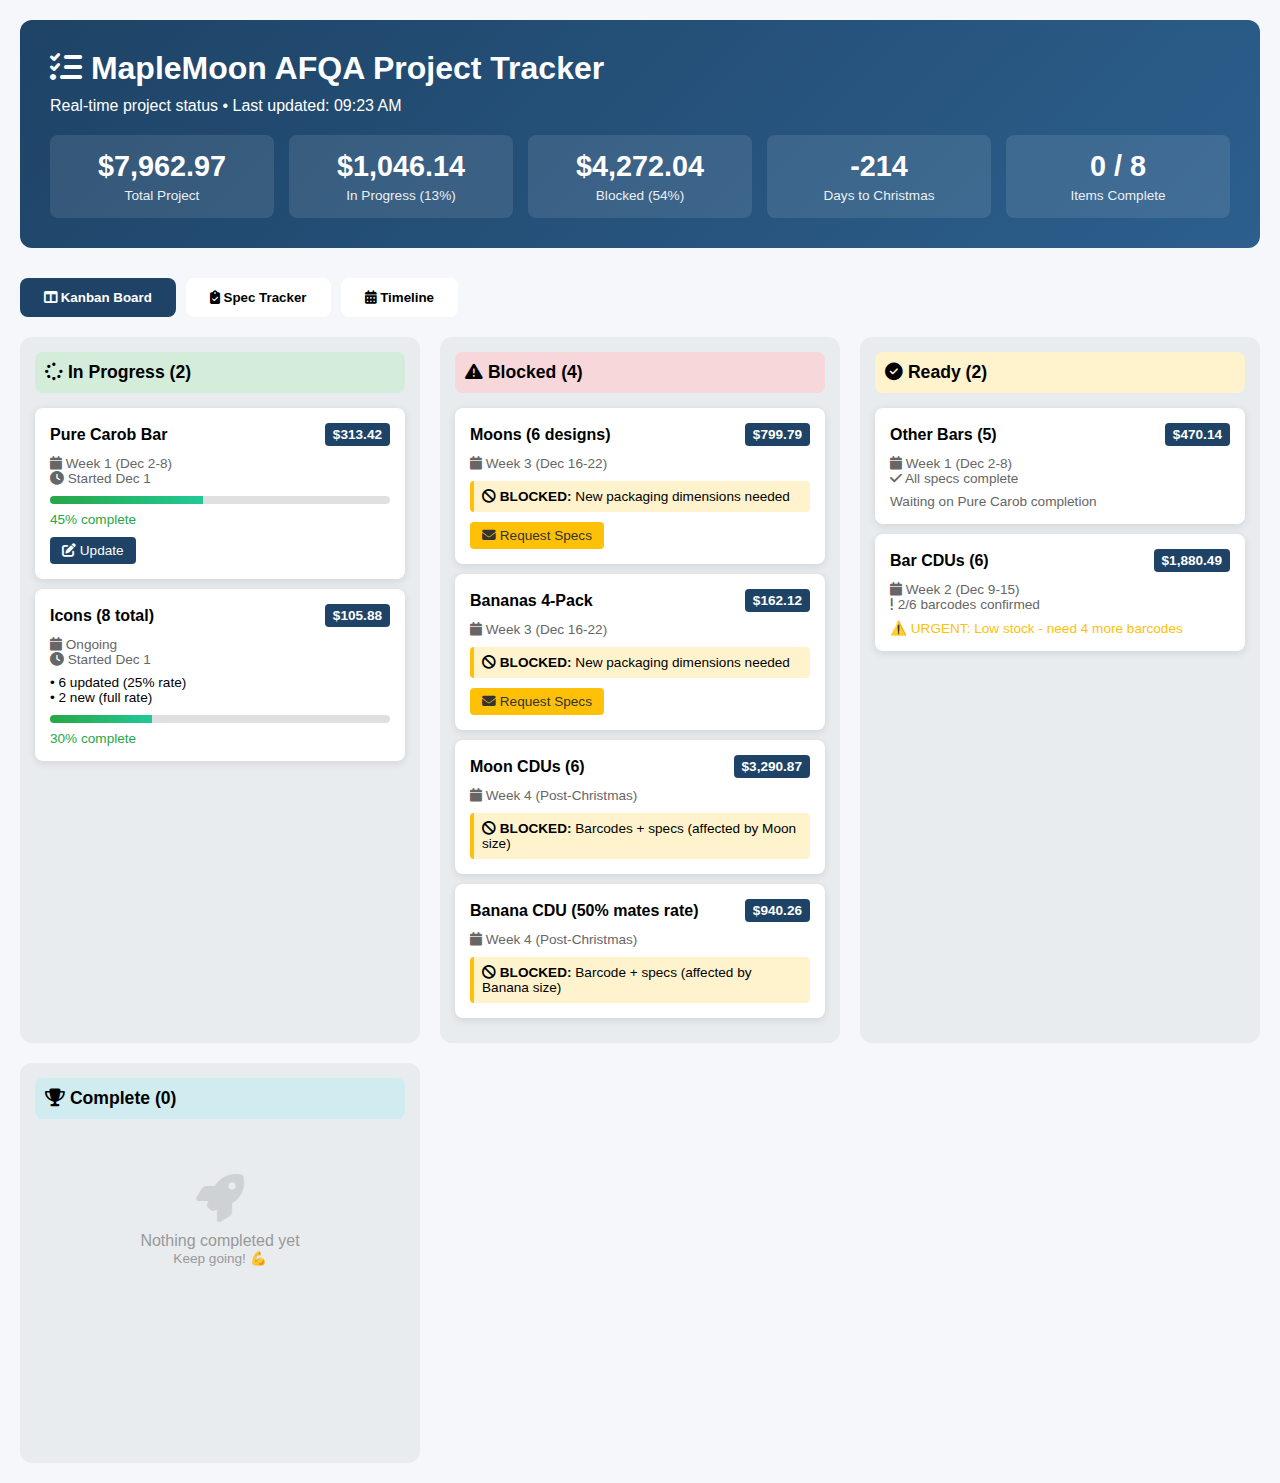
<file: project_tracker_demo.html>
<!DOCTYPE html>
<html lang="en">
<head>
    <meta charset="UTF-8">
    <meta name="viewport" content="width=device-width, initial-scale=1.0">
    <title>MapleMoon Project Tracker - Interactive Demo</title>
    <link href="https://cdnjs.cloudflare.com/ajax/libs/font-awesome/6.4.0/css/all.min.css" rel="stylesheet">
    <style>
        * {
            margin: 0;
            padding: 0;
            box-sizing: border-box;
        }

        body {
            font-family: -apple-system, BlinkMacSystemFont, 'Segoe UI', Roboto, sans-serif;
            background: #f5f7fa;
            padding: 20px;
        }

        .header {
            background: linear-gradient(135deg, #1E4366, #2c5f8d);
            color: white;
            padding: 30px;
            border-radius: 12px;
            margin-bottom: 30px;
        }

        .header h1 {
            font-size: 2rem;
            margin-bottom: 10px;
        }

        .header .stats {
            display: grid;
            grid-template-columns: repeat(auto-fit, minmax(150px, 1fr));
            gap: 15px;
            margin-top: 20px;
        }

        .stat-card {
            background: rgba(255,255,255,0.1);
            padding: 15px;
            border-radius: 8px;
            text-align: center;
        }

        .stat-value {
            font-size: 1.8rem;
            font-weight: 700;
        }

        .stat-label {
            font-size: 0.85rem;
            opacity: 0.9;
            margin-top: 5px;
        }

        .tabs {
            display: flex;
            gap: 10px;
            margin-bottom: 20px;
        }

        .tab-btn {
            padding: 12px 24px;
            border: none;
            background: white;
            border-radius: 8px;
            cursor: pointer;
            font-weight: 600;
            transition: all 0.3s;
        }

        .tab-btn.active {
            background: #1E4366;
            color: white;
        }

        .tab-content {
            display: none;
        }

        .tab-content.active {
            display: block;
        }

        /* Kanban Board */
        .kanban-board {
            display: grid;
            grid-template-columns: repeat(auto-fit, minmax(300px, 1fr));
            gap: 20px;
        }

        .kanban-column {
            background: #e8ecef;
            border-radius: 12px;
            padding: 15px;
            min-height: 400px;
        }

        .column-header {
            font-weight: 700;
            font-size: 1.1rem;
            margin-bottom: 15px;
            padding: 10px;
            border-radius: 8px;
        }

        .column-in-progress { background: #d4edda; }
        .column-blocked { background: #f8d7da; }
        .column-ready { background: #fff3cd; }
        .column-complete { background: #d1ecf1; }

        .kanban-card {
            background: white;
            border-radius: 8px;
            padding: 15px;
            margin-bottom: 10px;
            box-shadow: 0 2px 8px rgba(0,0,0,0.1);
            cursor: move;
            transition: all 0.3s;
        }

        .kanban-card:hover {
            transform: translateY(-2px);
            box-shadow: 0 4px 12px rgba(0,0,0,0.15);
        }

        .card-header {
            display: flex;
            justify-content: space-between;
            align-items: center;
            margin-bottom: 10px;
        }

        .card-title {
            font-weight: 700;
            font-size: 1rem;
        }

        .card-price {
            background: #1E4366;
            color: white;
            padding: 4px 8px;
            border-radius: 4px;
            font-size: 0.85rem;
            font-weight: 600;
        }

        .card-meta {
            font-size: 0.85rem;
            color: #666;
            margin-top: 8px;
        }

        .progress-bar {
            background: #e0e0e0;
            height: 8px;
            border-radius: 4px;
            margin-top: 10px;
            overflow: hidden;
        }

        .progress-fill {
            background: linear-gradient(90deg, #28a745, #20c997);
            height: 100%;
            transition: width 0.3s;
        }

        .blocker-alert {
            background: #fff3cd;
            border-left: 4px solid #ffc107;
            padding: 8px;
            margin-top: 10px;
            font-size: 0.85rem;
            border-radius: 4px;
        }

        .card-actions {
            margin-top: 10px;
            display: flex;
            gap: 8px;
        }

        .btn {
            padding: 6px 12px;
            border: none;
            border-radius: 4px;
            cursor: pointer;
            font-size: 0.85rem;
            transition: all 0.3s;
        }

        .btn-primary {
            background: #1E4366;
            color: white;
        }

        .btn-warning {
            background: #ffc107;
            color: #333;
        }

        /* Spec Tracker Table */
        .spec-table {
            background: white;
            border-radius: 12px;
            padding: 20px;
            overflow-x: auto;
        }

        table {
            width: 100%;
            border-collapse: collapse;
        }

        th, td {
            padding: 12px;
            text-align: left;
            border-bottom: 1px solid #e0e0e0;
        }

        th {
            background: #f8f9fa;
            font-weight: 700;
        }

        .status-icon {
            font-size: 1.2rem;
        }

        .status-complete { color: #28a745; }
        .status-pending { color: #ffc107; }
        .status-blocked { color: #dc3545; }

        /* Timeline */
        .timeline-view {
            background: white;
            border-radius: 12px;
            padding: 30px;
        }

        .timeline {
            position: relative;
            padding: 20px 0;
        }

        .timeline-week {
            margin-bottom: 30px;
        }

        .week-header {
            font-weight: 700;
            font-size: 1.1rem;
            margin-bottom: 10px;
            color: #1E4366;
        }

        .timeline-items {
            display: flex;
            flex-direction: column;
            gap: 10px;
            padding-left: 30px;
            border-left: 3px solid #e0e0e0;
        }

        .timeline-item {
            background: #f8f9fa;
            padding: 12px;
            border-radius: 8px;
            position: relative;
        }

        .timeline-item::before {
            content: '';
            position: absolute;
            left: -36px;
            top: 15px;
            width: 12px;
            height: 12px;
            border-radius: 50%;
            background: #28a745;
        }

        .timeline-item.blocked::before {
            background: #dc3545;
        }

        .timeline-item.ready::before {
            background: #ffc107;
        }
    </style>
</head>
<body>
    <div class="header">
        <h1><i class="fas fa-tasks"></i> MapleMoon AFQA Project Tracker</h1>
        <p>Real-time project status • Last updated: <span id="lastUpdate">Just now</span></p>

        <div class="stats">
            <div class="stat-card">
                <div class="stat-value" id="totalValue">$7,962.97</div>
                <div class="stat-label">Total Project</div>
            </div>
            <div class="stat-card">
                <div class="stat-value" id="inProgressValue">$1,046.14</div>
                <div class="stat-label">In Progress (13%)</div>
            </div>
            <div class="stat-card">
                <div class="stat-value" id="blockedValue">$4,272.04</div>
                <div class="stat-label">Blocked (54%)</div>
            </div>
            <div class="stat-card">
                <div class="stat-value" id="daysLeft">20</div>
                <div class="stat-label">Days to Christmas</div>
            </div>
            <div class="stat-card">
                <div class="stat-value" id="completedCount">0 / 8</div>
                <div class="stat-label">Items Complete</div>
            </div>
        </div>
    </div>

    <div class="tabs">
        <button class="tab-btn active" onclick="showTab('kanban')"><i class="fas fa-columns"></i> Kanban Board</button>
        <button class="tab-btn" onclick="showTab('specs')"><i class="fas fa-clipboard-check"></i> Spec Tracker</button>
        <button class="tab-btn" onclick="showTab('timeline')"><i class="fas fa-calendar-alt"></i> Timeline</button>
    </div>

    <!-- Kanban Board Tab -->
    <div id="kanban-tab" class="tab-content active">
        <div class="kanban-board">
            <!-- In Progress Column -->
            <div class="kanban-column">
                <div class="column-header column-in-progress">
                    <i class="fas fa-spinner fa-spin"></i> In Progress (2)
                </div>
                <div class="kanban-card">
                    <div class="card-header">
                        <div class="card-title">Pure Carob Bar</div>
                        <div class="card-price">$313.42</div>
                    </div>
                    <div class="card-meta">
                        <i class="fas fa-calendar"></i> Week 1 (Dec 2-8)<br>
                        <i class="fas fa-clock"></i> Started Dec 1
                    </div>
                    <div class="progress-bar">
                        <div class="progress-fill" style="width: 45%"></div>
                    </div>
                    <div style="margin-top: 8px; font-size: 0.85rem; color: #28a745;">45% complete</div>
                    <div class="card-actions">
                        <button class="btn btn-primary"><i class="fas fa-edit"></i> Update</button>
                    </div>
                </div>

                <div class="kanban-card">
                    <div class="card-header">
                        <div class="card-title">Icons (8 total)</div>
                        <div class="card-price">$105.88</div>
                    </div>
                    <div class="card-meta">
                        <i class="fas fa-calendar"></i> Ongoing<br>
                        <i class="fas fa-clock"></i> Started Dec 1
                    </div>
                    <div style="font-size: 0.85rem; margin-top: 8px;">
                        • 6 updated (25% rate)<br>
                        • 2 new (full rate)
                    </div>
                    <div class="progress-bar">
                        <div class="progress-fill" style="width: 30%"></div>
                    </div>
                    <div style="margin-top: 8px; font-size: 0.85rem; color: #28a745;">30% complete</div>
                </div>
            </div>

            <!-- Blocked Column -->
            <div class="kanban-column">
                <div class="column-header column-blocked">
                    <i class="fas fa-exclamation-triangle"></i> Blocked (4)
                </div>
                <div class="kanban-card">
                    <div class="card-header">
                        <div class="card-title">Moons (6 designs)</div>
                        <div class="card-price">$799.79</div>
                    </div>
                    <div class="card-meta">
                        <i class="fas fa-calendar"></i> Week 3 (Dec 16-22)
                    </div>
                    <div class="blocker-alert">
                        <i class="fas fa-ban"></i> <strong>BLOCKED:</strong> New packaging dimensions needed
                    </div>
                    <div class="card-actions">
                        <button class="btn btn-warning" onclick="alert('Email sent to client requesting Moon packaging specs!')">
                            <i class="fas fa-envelope"></i> Request Specs
                        </button>
                    </div>
                </div>

                <div class="kanban-card">
                    <div class="card-header">
                        <div class="card-title">Bananas 4-Pack</div>
                        <div class="card-price">$162.12</div>
                    </div>
                    <div class="card-meta">
                        <i class="fas fa-calendar"></i> Week 3 (Dec 16-22)
                    </div>
                    <div class="blocker-alert">
                        <i class="fas fa-ban"></i> <strong>BLOCKED:</strong> New packaging dimensions needed
                    </div>
                    <div class="card-actions">
                        <button class="btn btn-warning" onclick="alert('Email sent to client requesting Banana packaging specs!')">
                            <i class="fas fa-envelope"></i> Request Specs
                        </button>
                    </div>
                </div>

                <div class="kanban-card">
                    <div class="card-header">
                        <div class="card-title">Moon CDUs (6)</div>
                        <div class="card-price">$3,290.87</div>
                    </div>
                    <div class="card-meta">
                        <i class="fas fa-calendar"></i> Week 4 (Post-Christmas)
                    </div>
                    <div class="blocker-alert">
                        <i class="fas fa-ban"></i> <strong>BLOCKED:</strong> Barcodes + specs (affected by Moon size)
                    </div>
                </div>

                <div class="kanban-card">
                    <div class="card-header">
                        <div class="card-title">Banana CDU (50% mates rate)</div>
                        <div class="card-price">$940.26</div>
                    </div>
                    <div class="card-meta">
                        <i class="fas fa-calendar"></i> Week 4 (Post-Christmas)
                    </div>
                    <div class="blocker-alert">
                        <i class="fas fa-ban"></i> <strong>BLOCKED:</strong> Barcode + specs (affected by Banana size)
                    </div>
                </div>
            </div>

            <!-- Ready Column -->
            <div class="kanban-column">
                <div class="column-header column-ready">
                    <i class="fas fa-check-circle"></i> Ready (2)
                </div>
                <div class="kanban-card">
                    <div class="card-header">
                        <div class="card-title">Other Bars (5)</div>
                        <div class="card-price">$470.14</div>
                    </div>
                    <div class="card-meta">
                        <i class="fas fa-calendar"></i> Week 1 (Dec 2-8)<br>
                        <i class="fas fa-check"></i> All specs complete
                    </div>
                    <div style="font-size: 0.85rem; margin-top: 8px; color: #666;">
                        Waiting on Pure Carob completion
                    </div>
                </div>

                <div class="kanban-card">
                    <div class="card-header">
                        <div class="card-title">Bar CDUs (6)</div>
                        <div class="card-price">$1,880.49</div>
                    </div>
                    <div class="card-meta">
                        <i class="fas fa-calendar"></i> Week 2 (Dec 9-15)<br>
                        <i class="fas fa-exclamation"></i> 2/6 barcodes confirmed
                    </div>
                    <div style="font-size: 0.85rem; margin-top: 8px; color: #ffc107;">
                        ⚠️ URGENT: Low stock - need 4 more barcodes
                    </div>
                </div>
            </div>

            <!-- Complete Column -->
            <div class="kanban-column">
                <div class="column-header column-complete">
                    <i class="fas fa-trophy"></i> Complete (0)
                </div>
                <div style="text-align: center; padding: 40px 20px; color: #999;">
                    <i class="fas fa-rocket" style="font-size: 3rem; opacity: 0.3; margin-bottom: 10px;"></i>
                    <div>Nothing completed yet</div>
                    <div style="font-size: 0.85rem;">Keep going! 💪</div>
                </div>
            </div>
        </div>
    </div>

    <!-- Spec Tracker Tab -->
    <div id="specs-tab" class="tab-content">
        <div class="spec-table">
            <h2 style="margin-bottom: 20px;"><i class="fas fa-clipboard-check"></i> Specification Tracker</h2>
            <table>
                <thead>
                    <tr>
                        <th>Product</th>
                        <th>Week</th>
                        <th>Dimensions</th>
                        <th>Barcode</th>
                        <th>Specs Complete</th>
                        <th>Status</th>
                        <th>Action</th>
                    </tr>
                </thead>
                <tbody>
                    <tr>
                        <td><strong>Pure Carob Bar</strong></td>
                        <td>Week 1</td>
                        <td><span class="status-icon status-complete"><i class="fas fa-check-circle"></i></span></td>
                        <td><span class="status-icon status-complete"><i class="fas fa-check-circle"></i></span></td>
                        <td><span class="status-icon status-complete"><i class="fas fa-check-circle"></i></span></td>
                        <td><span style="color: #28a745;">In Progress</span></td>
                        <td>-</td>
                    </tr>
                    <tr>
                        <td><strong>Other Bars (5)</strong></td>
                        <td>Week 1</td>
                        <td><span class="status-icon status-complete"><i class="fas fa-check-circle"></i></span></td>
                        <td><span class="status-icon status-complete"><i class="fas fa-check-circle"></i></span></td>
                        <td><span class="status-icon status-complete"><i class="fas fa-check-circle"></i></span></td>
                        <td><span style="color: #ffc107;">Ready</span></td>
                        <td>-</td>
                    </tr>
                    <tr>
                        <td><strong>Bar CDUs (6)</strong></td>
                        <td>Week 2</td>
                        <td><span class="status-icon status-complete"><i class="fas fa-check-circle"></i></span></td>
                        <td><span class="status-icon status-pending"><i class="fas fa-exclamation-circle"></i></span> 2/6</td>
                        <td><span class="status-icon status-pending"><i class="fas fa-exclamation-circle"></i></span> Partial</td>
                        <td><span style="color: #ffc107;">Ready</span></td>
                        <td><button class="btn btn-warning" style="font-size: 0.8rem;">Request 4 Barcodes</button></td>
                    </tr>
                    <tr style="background: #fff3cd;">
                        <td><strong>Moons (6)</strong></td>
                        <td>Week 3</td>
                        <td><span class="status-icon status-blocked"><i class="fas fa-times-circle"></i></span> <strong>NEW SIZE</strong></td>
                        <td><span class="status-icon status-complete"><i class="fas fa-check-circle"></i></span></td>
                        <td><span class="status-icon status-blocked"><i class="fas fa-times-circle"></i></span> <strong>BLOCKED</strong></td>
                        <td><span style="color: #dc3545; font-weight: 700;">BLOCKED</span></td>
                        <td><button class="btn btn-warning" style="font-size: 0.8rem;">Request Dims</button></td>
                    </tr>
                    <tr style="background: #fff3cd;">
                        <td><strong>Bananas 4-Pack</strong></td>
                        <td>Week 3</td>
                        <td><span class="status-icon status-blocked"><i class="fas fa-times-circle"></i></span> <strong>NEW SIZE</strong></td>
                        <td><span class="status-icon status-complete"><i class="fas fa-check-circle"></i></span></td>
                        <td><span class="status-icon status-blocked"><i class="fas fa-times-circle"></i></span> <strong>BLOCKED</strong></td>
                        <td><span style="color: #dc3545; font-weight: 700;">BLOCKED</span></td>
                        <td><button class="btn btn-warning" style="font-size: 0.8rem;">Request Dims</button></td>
                    </tr>
                    <tr>
                        <td><strong>Moon CDUs (6)</strong></td>
                        <td>Week 4</td>
                        <td><span class="status-icon status-blocked"><i class="fas fa-times-circle"></i></span> Depends on Moon</td>
                        <td><span class="status-icon status-blocked"><i class="fas fa-times-circle"></i></span> 0/6</td>
                        <td><span class="status-icon status-blocked"><i class="fas fa-times-circle"></i></span> BLOCKED</td>
                        <td><span style="color: #dc3545;">BLOCKED</span></td>
                        <td>After Moons</td>
                    </tr>
                    <tr>
                        <td><strong>Banana CDU</strong></td>
                        <td>Week 4</td>
                        <td><span class="status-icon status-blocked"><i class="fas fa-times-circle"></i></span> Depends on Banana</td>
                        <td><span class="status-icon status-blocked"><i class="fas fa-times-circle"></i></span> Missing</td>
                        <td><span class="status-icon status-blocked"><i class="fas fa-times-circle"></i></span> BLOCKED</td>
                        <td><span style="color: #dc3545;">BLOCKED</span></td>
                        <td>After Bananas</td>
                    </tr>
                    <tr>
                        <td><strong>Icons (8)</strong></td>
                        <td>Ongoing</td>
                        <td><span class="status-icon status-complete"><i class="fas fa-check-circle"></i></span></td>
                        <td>N/A</td>
                        <td><span class="status-icon status-complete"><i class="fas fa-check-circle"></i></span></td>
                        <td><span style="color: #28a745;">In Progress</span></td>
                        <td>-</td>
                    </tr>
                </tbody>
            </table>
        </div>
    </div>

    <!-- Timeline Tab -->
    <div id="timeline-tab" class="tab-content">
        <div class="timeline-view">
            <h2 style="margin-bottom: 30px;"><i class="fas fa-calendar-alt"></i> Project Timeline - Christmas Deadline</h2>

            <div style="background: #fff3cd; padding: 15px; border-left: 4px solid #ffc107; margin-bottom: 30px; border-radius: 4px;">
                <strong><i class="fas fa-exclamation-triangle"></i> TARGET: December 22, 2025 (Finalization)</strong><br>
                <span style="font-size: 0.9rem;">Print deadlines: Dec 23 (Christmas) | Jan 13, 2026 (Chinese New Year)</span>
            </div>

            <div class="timeline">
                <div class="timeline-week">
                    <div class="week-header"><i class="fas fa-calendar-week"></i> Week 1 (Dec 2-8) - Bars</div>
                    <div class="timeline-items">
                        <div class="timeline-item">
                            <strong>Pure Carob Bar</strong> - $313.42<br>
                            <span style="font-size: 0.85rem; color: #28a745;">🟢 In Progress (45%)</span>
                        </div>
                        <div class="timeline-item ready">
                            <strong>Other Bars (5 flavors)</strong> - $470.14<br>
                            <span style="font-size: 0.85rem; color: #ffc107;">🟡 Ready (waiting Pure Carob)</span>
                        </div>
                        <div class="timeline-item">
                            <strong>Icons (ongoing)</strong> - $105.88<br>
                            <span style="font-size: 0.85rem; color: #28a745;">🟢 In Progress (30%)</span>
                        </div>
                    </div>
                </div>

                <div class="timeline-week">
                    <div class="week-header"><i class="fas fa-calendar-week"></i> Week 2 (Dec 9-15) - Bar CDUs</div>
                    <div class="timeline-items">
                        <div class="timeline-item ready">
                            <strong>Bar CDUs (6 designs)</strong> - $1,880.49<br>
                            <span style="font-size: 0.85rem; color: #ffc107;">🟡 Ready (need 4 barcodes) - URGENT: Low stock</span>
                        </div>
                    </div>
                </div>

                <div class="timeline-week">
                    <div class="week-header"><i class="fas fa-calendar-week"></i> Week 3 (Dec 16-22) - CHRISTMAS DEADLINE ⚠️</div>
                    <div class="timeline-items">
                        <div class="timeline-item blocked">
                            <strong>Moons (6 designs)</strong> - $799.79<br>
                            <span style="font-size: 0.85rem; color: #dc3545;">🔴 BLOCKED - New packaging dims needed</span>
                        </div>
                        <div class="timeline-item blocked">
                            <strong>Bananas 4-Pack</strong> - $162.12<br>
                            <span style="font-size: 0.85rem; color: #dc3545;">🔴 BLOCKED - New packaging dims needed</span>
                        </div>
                        <div class="timeline-item">
                            <strong>Finalize Icons</strong> - $105.88<br>
                            <span style="font-size: 0.85rem; color: #28a745;">🟢 On track</span>
                        </div>
                        <div style="background: #d4edda; padding: 15px; border-radius: 8px; margin-top: 10px; font-weight: 700; color: #155724;">
                            🎄 DECEMBER 22: FINALIZATION DEADLINE
                        </div>
                    </div>
                </div>

                <div class="timeline-week">
                    <div class="week-header"><i class="fas fa-calendar-week"></i> Week 4 (Post-Dec 22) - If targeting Jan 13</div>
                    <div class="timeline-items">
                        <div class="timeline-item blocked">
                            <strong>Moon CDUs (6 designs)</strong> - $3,290.87<br>
                            <span style="font-size: 0.85rem; color: #dc3545;">🔴 BLOCKED - Barcodes + specs (after Moons)</span>
                        </div>
                        <div class="timeline-item blocked">
                            <strong>Banana CDU (50% mates rate)</strong> - $940.26<br>
                            <span style="font-size: 0.85rem; color: #dc3545;">🔴 BLOCKED - Barcode + specs (after Bananas)</span>
                        </div>
                    </div>
                </div>
            </div>
        </div>
    </div>

    <script>
        function showTab(tabName) {
            // Hide all tabs
            document.querySelectorAll('.tab-content').forEach(tab => {
                tab.classList.remove('active');
            });
            document.querySelectorAll('.tab-btn').forEach(btn => {
                btn.classList.remove('active');
            });

            // Show selected tab
            document.getElementById(tabName + '-tab').classList.add('active');
            event.target.classList.add('active');
        }

        // Update last updated time
        function updateTime() {
            const now = new Date();
            const timeStr = now.toLocaleTimeString('en-US', { hour: '2-digit', minute: '2-digit' });
            document.getElementById('lastUpdate').textContent = timeStr;
        }
        updateTime();
        setInterval(updateTime, 60000); // Update every minute

        // Calculate days until Christmas
        function updateDaysLeft() {
            const christmas = new Date('2025-12-22');
            const today = new Date();
            const diffTime = christmas - today;
            const diffDays = Math.ceil(diffTime / (1000 * 60 * 60 * 24));
            document.getElementById('daysLeft').textContent = diffDays;
        }
        updateDaysLeft();
    </script>
</body>
</html>
</file>
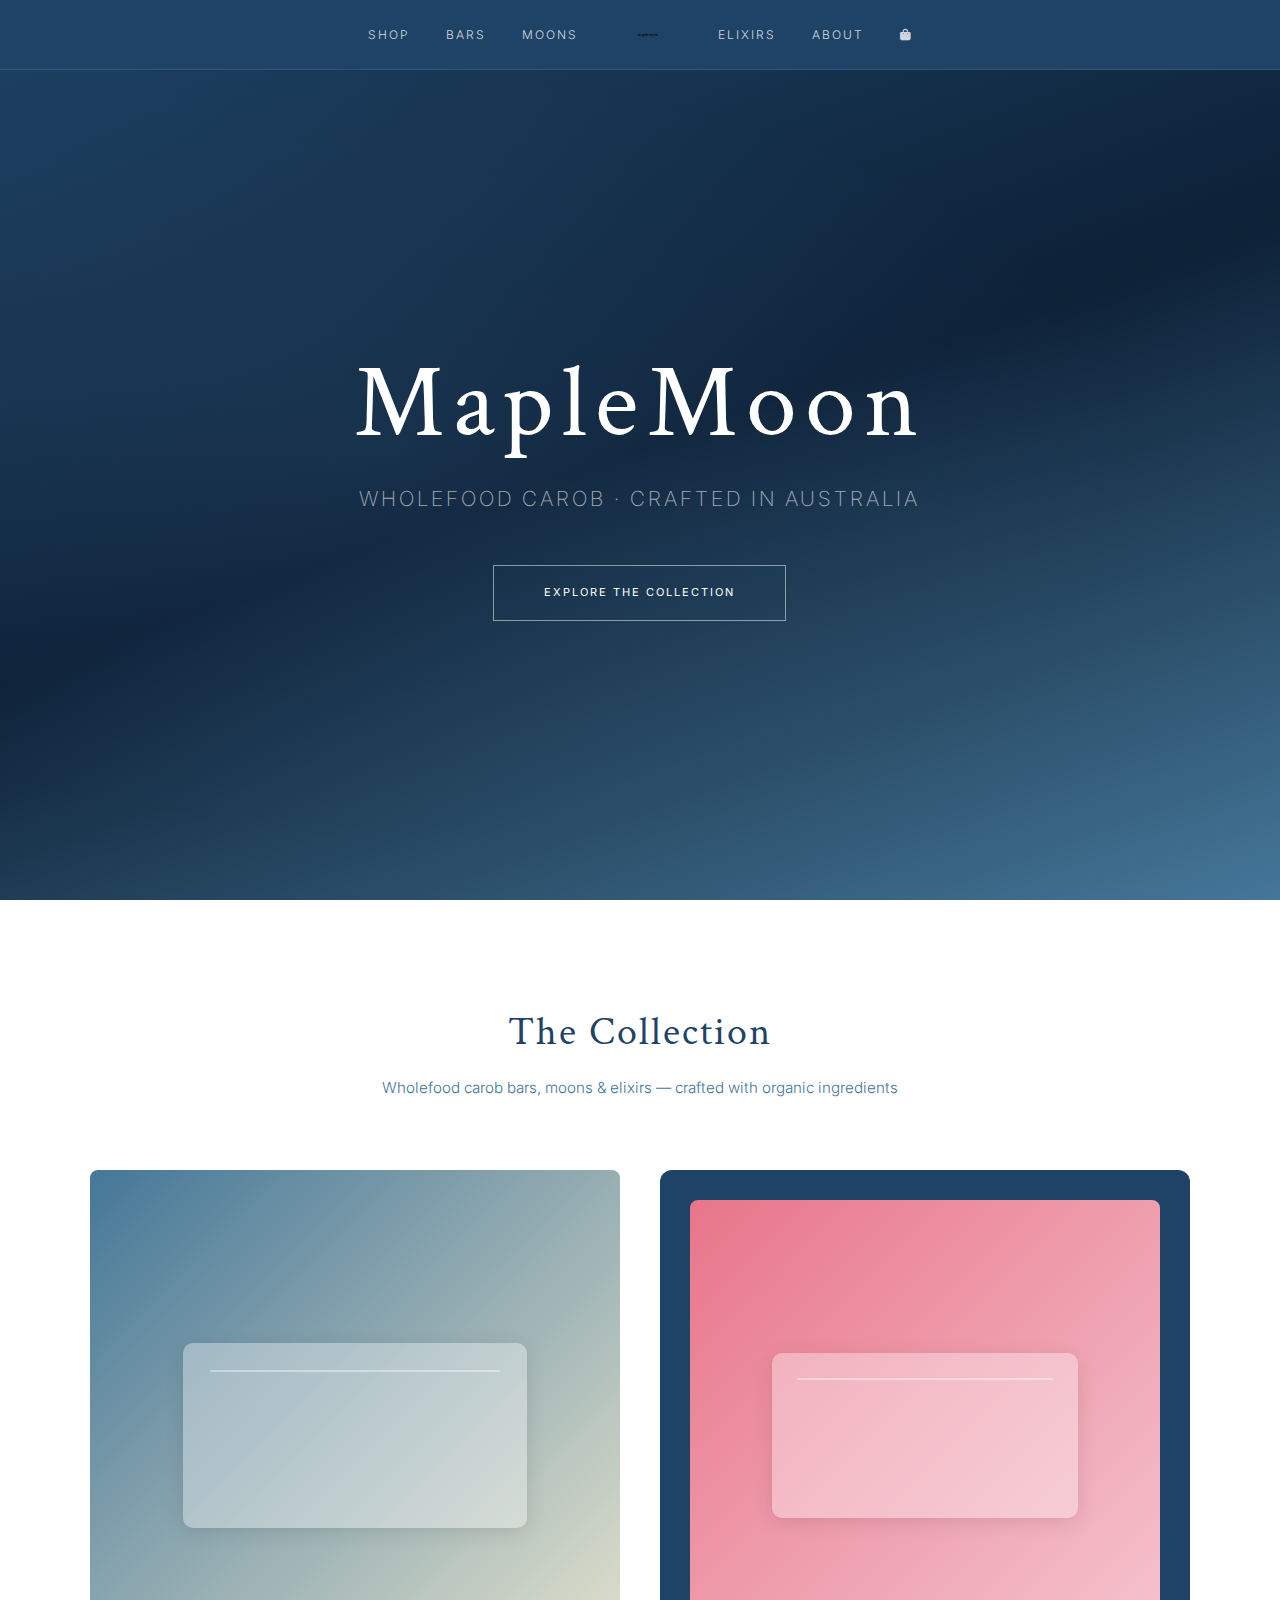
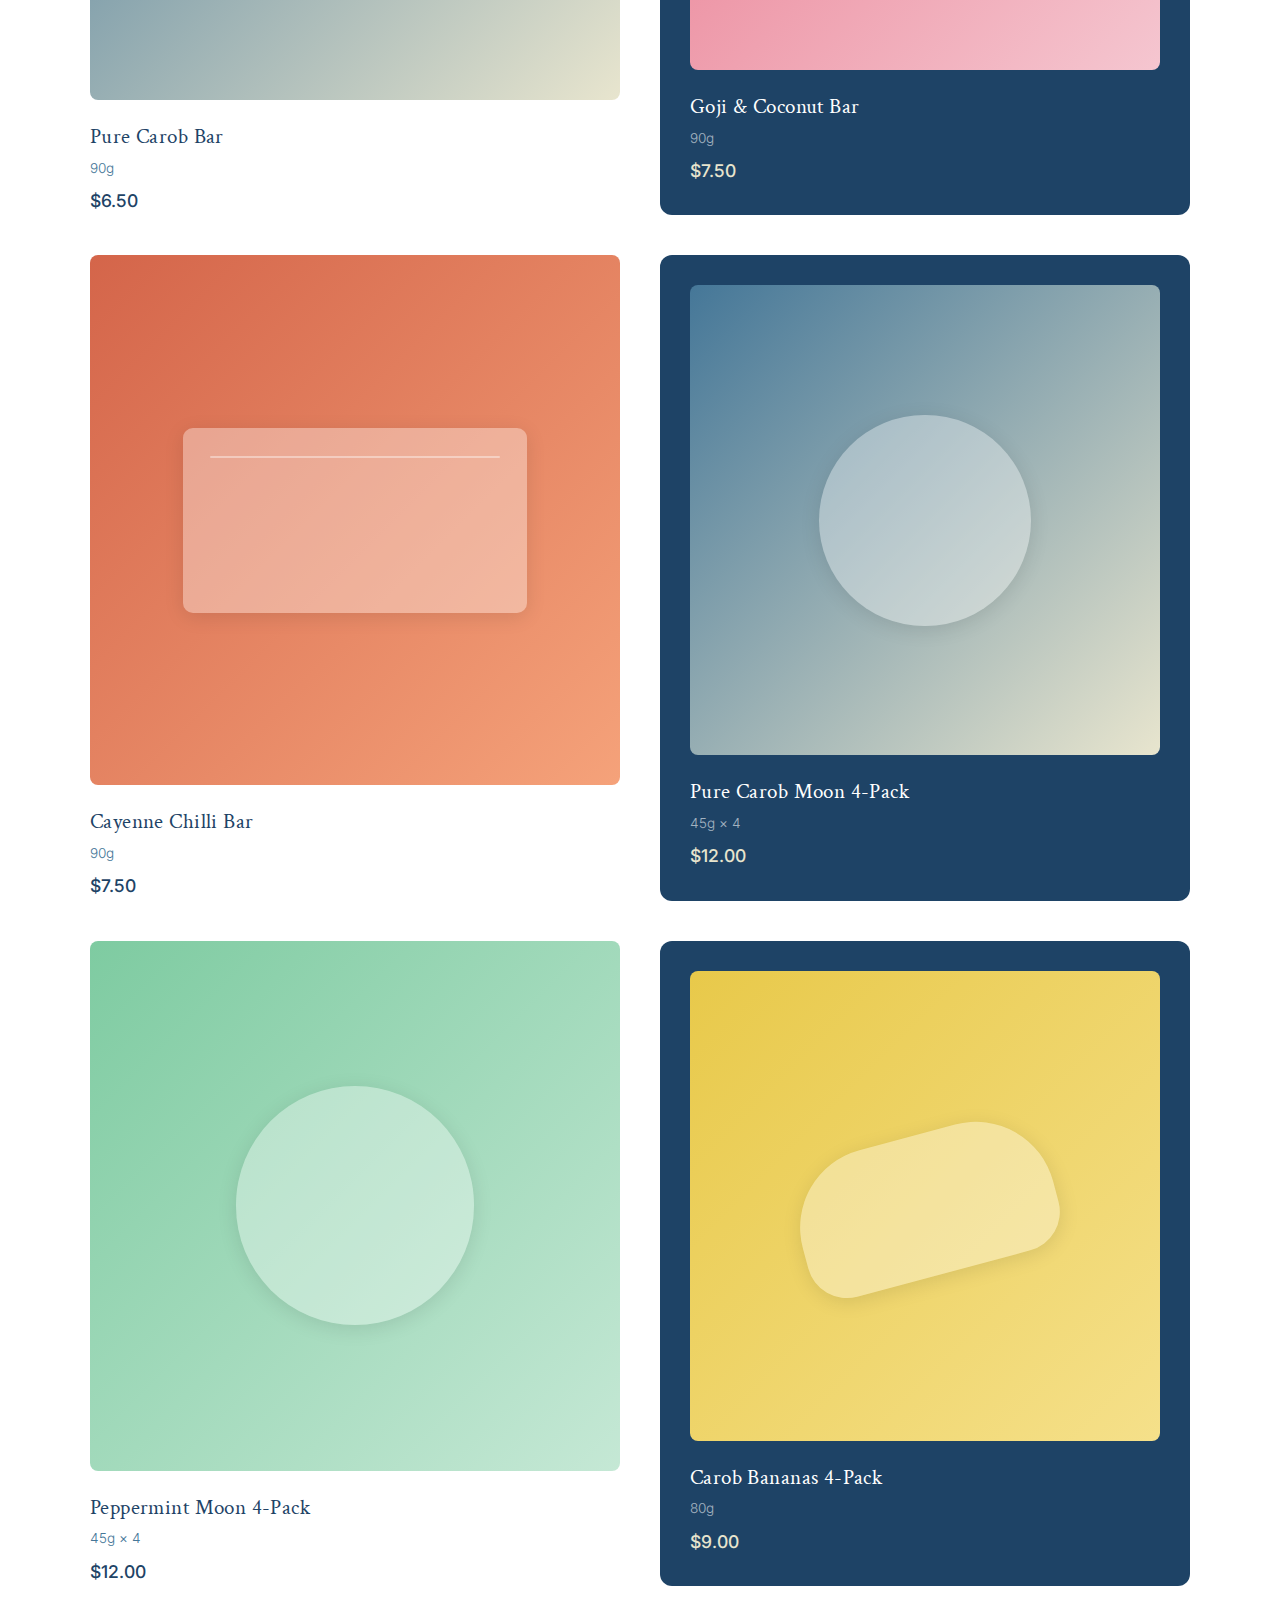
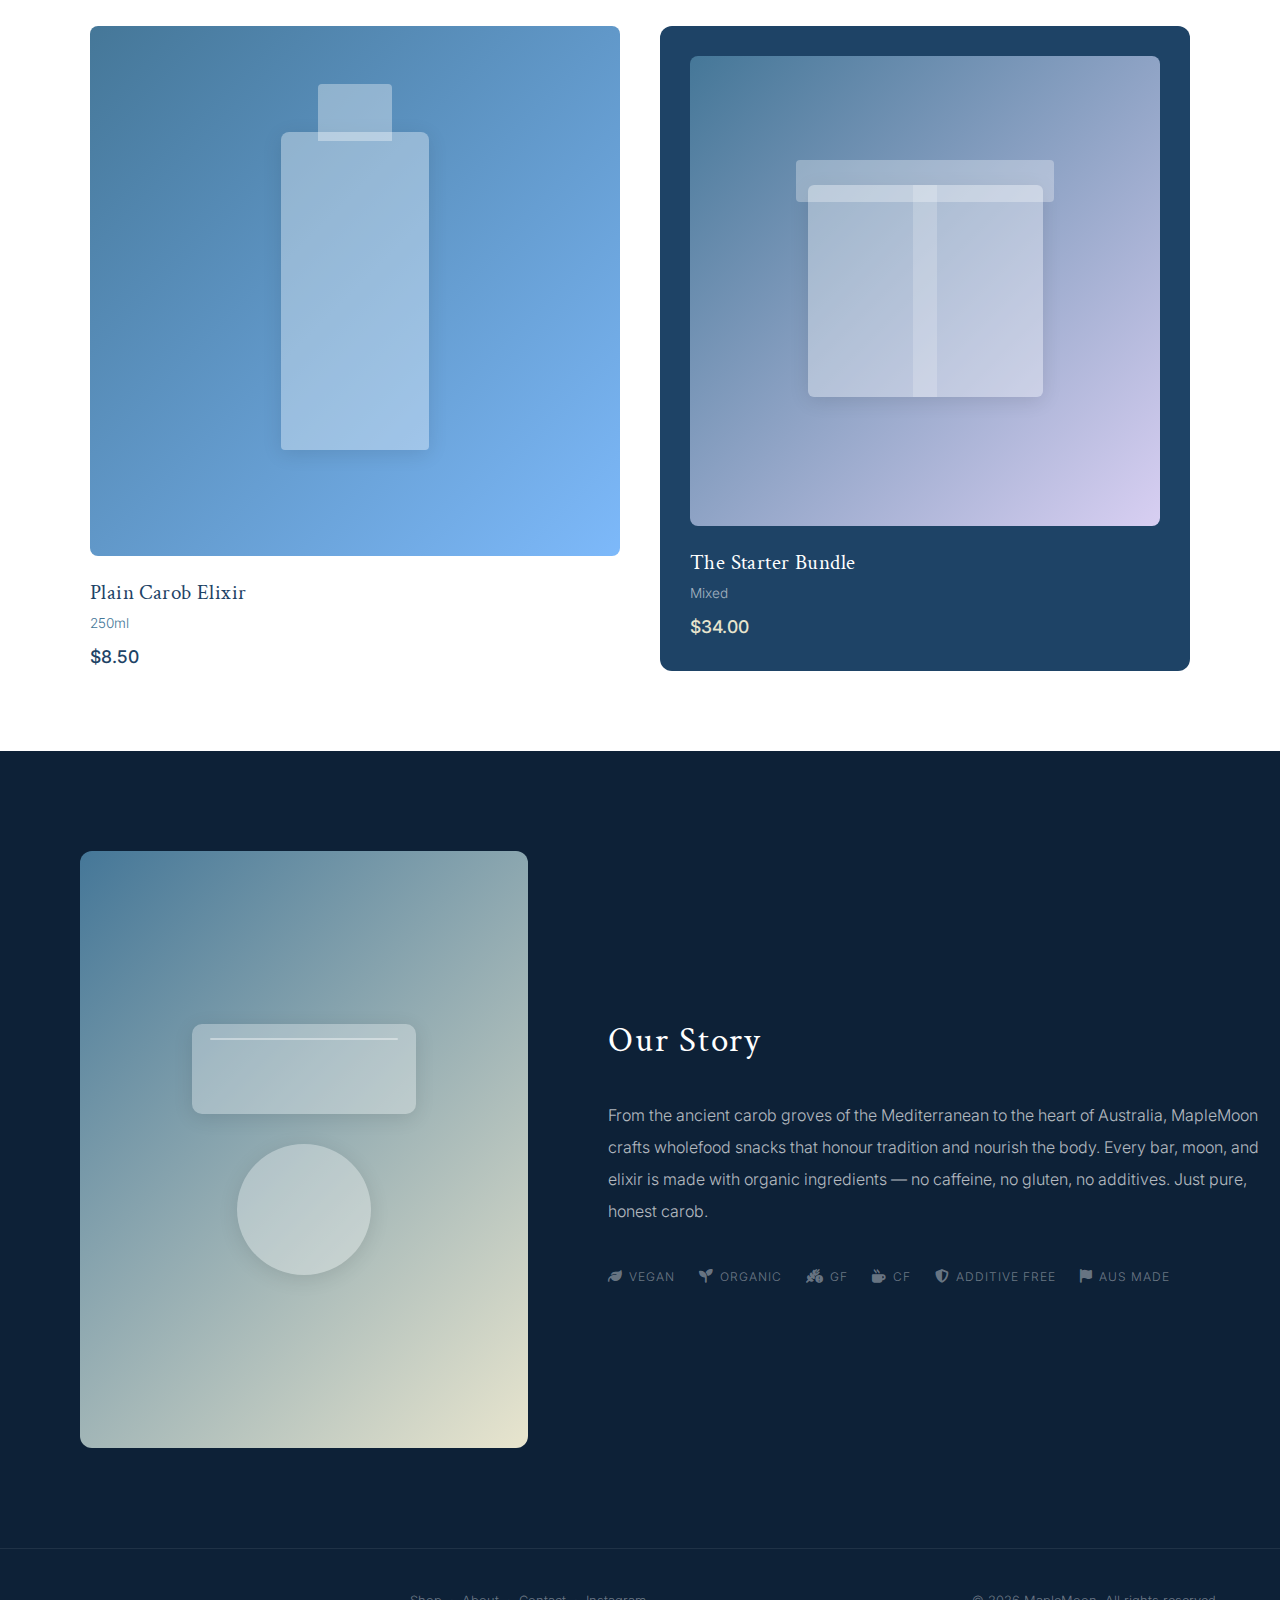
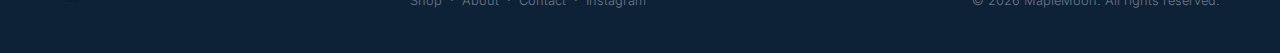
<file: mockups/futurer_basser.html>
<!DOCTYPE html>
<html lang="en">
<head>
    <meta charset="UTF-8">
    <meta name="viewport" content="width=device-width, initial-scale=1">
    <title>MapleMoon — Futurer / Basser Theme Preview</title>
    <link rel="stylesheet" href="shared.css">
    <link rel="stylesheet" href="https://cdnjs.cloudflare.com/ajax/libs/font-awesome/6.4.0/css/all.min.css">
    <style>
        /* ── Futurer / Basser — Premium Cinematic Theme ── */

        html {
            scroll-behavior: smooth;
        }

        body {
            background: #0D2137;
            color: #1E4366;
            overflow-x: hidden;
        }

        /* ── 1. Navigation ── */

        .nav {
            position: fixed;
            top: 0;
            left: 0;
            right: 0;
            z-index: 1000;
            height: 70px;
            background: #1E4366;
            border-bottom: 1px solid rgba(255,255,255,0.1);
            display: flex;
            align-items: center;
            justify-content: center;
            padding: 0 60px;
            transition: background 0.4s ease;
        }

        .nav.scrolled {
            background: rgba(30, 67, 102, 0.97);
            backdrop-filter: blur(10px);
            -webkit-backdrop-filter: blur(10px);
        }

        .nav-inner {
            display: flex;
            align-items: center;
            justify-content: center;
            width: 100%;
            max-width: 1200px;
            gap: 50px;
        }

        .nav-links {
            display: flex;
            align-items: center;
            gap: 36px;
        }

        .nav-links a {
            font-family: var(--font-body);
            font-weight: 300;
            font-size: 12px;
            letter-spacing: 2px;
            text-transform: uppercase;
            color: rgba(255,255,255,0.8);
            transition: color 0.4s ease;
        }

        .nav-links a:hover {
            color: #7DB9FA;
        }

        .nav-logo img {
            height: 40px;
            display: block;
        }

        .nav-cart {
            font-size: 14px;
            color: rgba(255,255,255,0.8);
            transition: color 0.4s ease;
            cursor: pointer;
        }

        .nav-cart:hover {
            color: #7DB9FA;
        }

        /* ── 2. Hero Section ── */

        .hero {
            width: 100%;
            min-height: 100vh;
            display: flex;
            align-items: center;
            justify-content: center;
            text-align: center;
            padding-top: 70px;
            background:
                radial-gradient(ellipse at 30% 50%, rgba(125,185,250,0.08) 0%, transparent 60%),
                linear-gradient(160deg, #1E4366 0%, #0D2137 50%, #457798 100%);
        }

        .hero-content {
            display: flex;
            flex-direction: column;
            align-items: center;
            gap: 20px;
        }

        .hero-headline {
            font-family: var(--font-heading);
            font-size: clamp(3.5rem, 8vw, 7rem);
            font-weight: 400;
            color: #FFFFFF;
            letter-spacing: 0.08em;
            line-height: 1.1;
        }

        .hero-subheadline {
            font-family: var(--font-body);
            font-weight: 200;
            font-size: 1.3rem;
            color: rgba(255,255,255,0.6);
            letter-spacing: 3px;
            text-transform: uppercase;
        }

        .hero-cta {
            display: inline-block;
            margin-top: 30px;
            padding: 18px 50px;
            border: 1px solid rgba(255,255,255,0.5);
            background: transparent;
            color: #FFFFFF;
            font-family: var(--font-body);
            font-weight: 400;
            font-size: 11px;
            letter-spacing: 2px;
            text-transform: uppercase;
            cursor: pointer;
            transition: background 0.4s ease, color 0.4s ease;
        }

        .hero-cta:hover {
            background: #FFFFFF;
            color: #1E4366;
        }

        /* ── 3. Product Grid Section ── */

        .collection {
            background: #FFFFFF;
            padding: 100px 60px 80px;
        }

        .collection-header {
            text-align: center;
            margin-bottom: 70px;
        }

        .collection-title {
            font-family: var(--font-heading);
            font-size: 2.5rem;
            font-weight: 400;
            color: #1E4366;
            letter-spacing: 0.05em;
        }

        .collection-subtitle {
            font-family: var(--font-body);
            font-weight: 300;
            font-size: 0.95rem;
            color: #457798;
            margin-top: 12px;
        }

        .product-grid-2 {
            display: grid;
            grid-template-columns: repeat(2, 1fr);
            gap: 40px;
            max-width: 1100px;
            margin: 0 auto;
        }

        .product-card {
            cursor: pointer;
        }

        .product-card .product-image {
            border-radius: 8px;
            transition: transform 0.6s cubic-bezier(0.25, 0.46, 0.45, 0.94);
        }

        .product-card:hover .product-image {
            transform: scale(1.02);
        }

        .product-info {
            padding-top: 20px;
        }

        .product-name {
            font-family: var(--font-heading);
            font-weight: 400;
            font-size: 1.3rem;
            color: #1E4366;
            letter-spacing: 0.02em;
        }

        .product-weight {
            font-family: var(--font-body);
            font-weight: 300;
            font-size: 0.85rem;
            color: #457798;
            margin-top: 4px;
        }

        .product-price {
            font-family: var(--font-body);
            font-weight: 500;
            font-size: 1.1rem;
            color: #1E4366;
            margin-top: 8px;
        }

        /* Alternating dark card treatment */
        .product-card:nth-child(even) {
            background: #1E4366;
            padding: 30px;
            border-radius: 12px;
        }

        .product-card:nth-child(even) .product-name {
            color: #FFFFFF;
        }

        .product-card:nth-child(even) .product-weight {
            color: rgba(255,255,255,0.6);
        }

        .product-card:nth-child(even) .product-price {
            color: var(--mm-cream);
        }

        /* ── 4. Brand Story Section ── */

        .brand-story {
            background: #0D2137;
            padding: 100px 80px;
        }

        .split-layout {
            display: flex;
            gap: 80px;
            max-width: 1200px;
            margin: 0 auto;
            align-items: center;
        }

        .story-visual {
            flex: 0 0 40%;
        }

        .story-illustration {
            width: 100%;
            aspect-ratio: 3 / 4;
            background: var(--flavor-pure-carob);
            border-radius: 12px;
            display: flex;
            flex-direction: column;
            align-items: center;
            justify-content: center;
            gap: 30px;
            position: relative;
            overflow: hidden;
        }

        .story-illustration .silhouette-bar {
            width: 50%;
            height: 15%;
            background: rgba(255,255,255,0.3);
            border-radius: 10px;
            box-shadow: 0 4px 20px rgba(0,0,0,0.1);
            position: relative;
        }

        .story-illustration .silhouette-bar::after {
            content: '';
            position: absolute;
            top: 15%;
            left: 8%;
            right: 8%;
            height: 2px;
            background: rgba(255,255,255,0.4);
            border-radius: 1px;
        }

        .story-illustration .silhouette-moon {
            width: 30%;
            height: 22%;
            background: rgba(255,255,255,0.3);
            border-radius: 50%;
            box-shadow: 0 4px 20px rgba(0,0,0,0.1);
        }

        .story-content {
            flex: 0 0 60%;
        }

        .story-title {
            font-family: var(--font-heading);
            font-size: 2.2rem;
            font-weight: 400;
            color: #FFFFFF;
            letter-spacing: 0.05em;
            margin-bottom: 30px;
        }

        .story-text {
            font-family: var(--font-body);
            font-weight: 300;
            font-size: 1rem;
            color: rgba(255,255,255,0.7);
            line-height: 2;
            margin-bottom: 40px;
        }

        .cert-row-mono {
            display: flex;
            flex-wrap: wrap;
            gap: 24px;
        }

        .cert-mono {
            display: flex;
            align-items: center;
            gap: 6px;
            font-family: var(--font-body);
            font-weight: 300;
            font-size: 0.75rem;
            letter-spacing: 1px;
            text-transform: uppercase;
            color: rgba(255,255,255,0.4);
        }

        .cert-mono i {
            font-size: 0.85rem;
        }

        /* ── 5. Footer ── */

        .footer {
            background: #0D2137;
            border-top: 1px solid rgba(255,255,255,0.08);
            padding: 40px 60px;
        }

        .footer-inner {
            display: flex;
            align-items: center;
            justify-content: space-between;
            max-width: 1200px;
            margin: 0 auto;
        }

        .footer-logo img {
            height: 24px;
            display: block;
            opacity: 0.5;
        }

        .footer-links {
            display: flex;
            align-items: center;
            gap: 8px;
        }

        .footer-links a,
        .footer-links span {
            font-family: var(--font-body);
            font-weight: 300;
            font-size: 0.8rem;
            color: rgba(255,255,255,0.4);
            transition: color 0.4s ease;
        }

        .footer-links a:hover {
            color: rgba(255,255,255,0.7);
        }

        .footer-links span {
            user-select: none;
        }

        .footer-copyright {
            font-family: var(--font-body);
            font-weight: 300;
            font-size: 0.8rem;
            color: rgba(255,255,255,0.4);
        }

        /* ── Responsive Overrides ── */

        @media (max-width: 1024px) {
            .collection {
                padding: 80px 40px;
            }

            .brand-story {
                padding: 80px 40px;
            }

            .split-layout {
                gap: 50px;
            }
        }

        @media (max-width: 768px) {
            .nav {
                padding: 0 24px;
            }

            .nav-inner {
                gap: 20px;
            }

            .nav-links {
                gap: 18px;
            }

            .nav-links a {
                font-size: 10px;
                letter-spacing: 1px;
            }

            .hero-subheadline {
                font-size: 1rem;
                letter-spacing: 2px;
                padding: 0 20px;
            }

            .hero-cta {
                padding: 16px 36px;
            }

            .collection {
                padding: 60px 24px;
            }

            .collection-title {
                font-size: 2rem;
            }

            .brand-story {
                padding: 60px 24px;
            }

            .split-layout {
                flex-direction: column;
                gap: 40px;
            }

            .story-visual {
                flex: none;
                width: 100%;
                max-width: 400px;
            }

            .story-content {
                flex: none;
                width: 100%;
            }

            .footer {
                padding: 30px 24px;
            }

            .footer-inner {
                flex-direction: column;
                gap: 20px;
                text-align: center;
            }

            .footer-links {
                flex-wrap: wrap;
                justify-content: center;
            }

            .cert-row-mono {
                justify-content: center;
            }
        }

        @media (max-width: 480px) {
            .nav-links a:not(:first-child):not(:last-child) {
                display: none;
            }

            .hero-headline {
                letter-spacing: 0.04em;
            }

            .product-card:nth-child(even) {
                padding: 20px;
            }
        }
    </style>
</head>
<body>

    <!-- ── 1. Navigation ── -->
    <nav class="nav" id="nav">
        <div class="nav-inner">
            <div class="nav-links">
                <a href="#collection">Shop</a>
                <a href="#collection">Bars</a>
                <a href="#collection">Moons</a>
            </div>
            <a href="#" class="nav-logo">
                <img src="../assets/maplemoon-logo.svg" alt="MapleMoon" style="height:40px;">
            </a>
            <div class="nav-links">
                <a href="#collection">Elixirs</a>
                <a href="#story">About</a>
                <a href="#" class="nav-cart" aria-label="Shopping bag"><i class="fas fa-shopping-bag"></i></a>
            </div>
        </div>
    </nav>

    <!-- ── 2. Hero Section ── -->
    <section class="hero">
        <div class="hero-content">
            <h1 class="hero-headline">MapleMoon</h1>
            <p class="hero-subheadline">Wholefood Carob &middot; Crafted in Australia</p>
            <a href="#collection" class="hero-cta">Explore the Collection</a>
        </div>
    </section>

    <!-- ── 3. Product Grid ── -->
    <section class="collection" id="collection">
        <div class="collection-header">
            <h2 class="collection-title">The Collection</h2>
            <p class="collection-subtitle">Wholefood carob bars, moons & elixirs — crafted with organic ingredients</p>
        </div>

        <div class="product-grid-2">

            <!-- Product 1: Pure Carob Bar -->
            <div class="product-card">
                <div class="product-image" style="background: var(--flavor-pure-carob);">
                    <div class="silhouette-bar"></div>
                </div>
                <div class="product-info">
                    <div class="product-name">Pure Carob Bar</div>
                    <div class="product-weight">90g</div>
                    <div class="product-price">$6.50</div>
                </div>
            </div>

            <!-- Product 2: Goji & Coconut Bar -->
            <div class="product-card">
                <div class="product-image" style="background: var(--flavor-goji);">
                    <div class="silhouette-bar"></div>
                </div>
                <div class="product-info">
                    <div class="product-name">Goji &amp; Coconut Bar</div>
                    <div class="product-weight">90g</div>
                    <div class="product-price">$7.50</div>
                </div>
            </div>

            <!-- Product 3: Cayenne Chilli Bar -->
            <div class="product-card">
                <div class="product-image" style="background: var(--flavor-cayenne);">
                    <div class="silhouette-bar"></div>
                </div>
                <div class="product-info">
                    <div class="product-name">Cayenne Chilli Bar</div>
                    <div class="product-weight">90g</div>
                    <div class="product-price">$7.50</div>
                </div>
            </div>

            <!-- Product 4: Pure Carob Moon 4-Pack -->
            <div class="product-card">
                <div class="product-image" style="background: var(--flavor-pure-carob);">
                    <div class="silhouette-moon"></div>
                </div>
                <div class="product-info">
                    <div class="product-name">Pure Carob Moon 4-Pack</div>
                    <div class="product-weight">45g &times; 4</div>
                    <div class="product-price">$12.00</div>
                </div>
            </div>

            <!-- Product 5: Peppermint Moon 4-Pack -->
            <div class="product-card">
                <div class="product-image" style="background: var(--flavor-peppermint);">
                    <div class="silhouette-moon"></div>
                </div>
                <div class="product-info">
                    <div class="product-name">Peppermint Moon 4-Pack</div>
                    <div class="product-weight">45g &times; 4</div>
                    <div class="product-price">$12.00</div>
                </div>
            </div>

            <!-- Product 6: Carob Bananas 4-Pack -->
            <div class="product-card">
                <div class="product-image" style="background: var(--flavor-banana);">
                    <div class="silhouette-banana"></div>
                </div>
                <div class="product-info">
                    <div class="product-name">Carob Bananas 4-Pack</div>
                    <div class="product-weight">80g</div>
                    <div class="product-price">$9.00</div>
                </div>
            </div>

            <!-- Product 7: Plain Carob Elixir -->
            <div class="product-card">
                <div class="product-image" style="background: var(--flavor-elixir-plain);">
                    <div class="silhouette-elixir"></div>
                </div>
                <div class="product-info">
                    <div class="product-name">Plain Carob Elixir</div>
                    <div class="product-weight">250ml</div>
                    <div class="product-price">$8.50</div>
                </div>
            </div>

            <!-- Product 8: The Starter Bundle -->
            <div class="product-card">
                <div class="product-image" style="background: var(--flavor-bundle);">
                    <div class="silhouette-bundle"></div>
                </div>
                <div class="product-info">
                    <div class="product-name">The Starter Bundle</div>
                    <div class="product-weight">Mixed</div>
                    <div class="product-price">$34.00</div>
                </div>
            </div>

        </div>
    </section>

    <!-- ── 4. Brand Story Section ── -->
    <section class="brand-story" id="story">
        <div class="split-layout">
            <div class="story-visual">
                <div class="story-illustration">
                    <div class="silhouette-bar"></div>
                    <div class="silhouette-moon"></div>
                </div>
            </div>
            <div class="story-content">
                <h2 class="story-title">Our Story</h2>
                <p class="story-text">From the ancient carob groves of the Mediterranean to the heart of Australia, MapleMoon crafts wholefood snacks that honour tradition and nourish the body. Every bar, moon, and elixir is made with organic ingredients &mdash; no caffeine, no gluten, no additives. Just pure, honest carob.</p>
                <div class="cert-row-mono">
                    <div class="cert-mono"><i class="fas fa-leaf"></i> Vegan</div>
                    <div class="cert-mono"><i class="fas fa-seedling"></i> Organic</div>
                    <div class="cert-mono"><i class="fas fa-wheat-awn-circle-exclamation"></i> GF</div>
                    <div class="cert-mono"><i class="fas fa-mug-hot"></i> CF</div>
                    <div class="cert-mono"><i class="fas fa-shield-halved"></i> Additive Free</div>
                    <div class="cert-mono"><i class="fas fa-flag"></i> Aus Made</div>
                </div>
            </div>
        </div>
    </section>

    <!-- ── 5. Footer ── -->
    <footer class="footer">
        <div class="footer-inner">
            <a href="#" class="footer-logo">
                <img src="../assets/maplemoon-logo.svg" alt="MapleMoon">
            </a>
            <div class="footer-links">
                <a href="#collection">Shop</a>
                <span>&middot;</span>
                <a href="#story">About</a>
                <span>&middot;</span>
                <a href="#">Contact</a>
                <span>&middot;</span>
                <a href="#">Instagram</a>
            </div>
            <div class="footer-copyright">&copy; 2026 MapleMoon. All rights reserved.</div>
        </div>
    </footer>

    <!-- ── Minimal JS: Nav scroll effect ── -->
    <script>
        (function() {
            var nav = document.getElementById('nav');
            var threshold = 40;
            var ticking = false;

            function onScroll() {
                if (!ticking) {
                    window.requestAnimationFrame(function() {
                        if (window.scrollY > threshold) {
                            nav.classList.add('scrolled');
                        } else {
                            nav.classList.remove('scrolled');
                        }
                        ticking = false;
                    });
                    ticking = true;
                }
            }

            window.addEventListener('scroll', onScroll, { passive: true });
        })();
    </script>

</body>
</html>
</file>
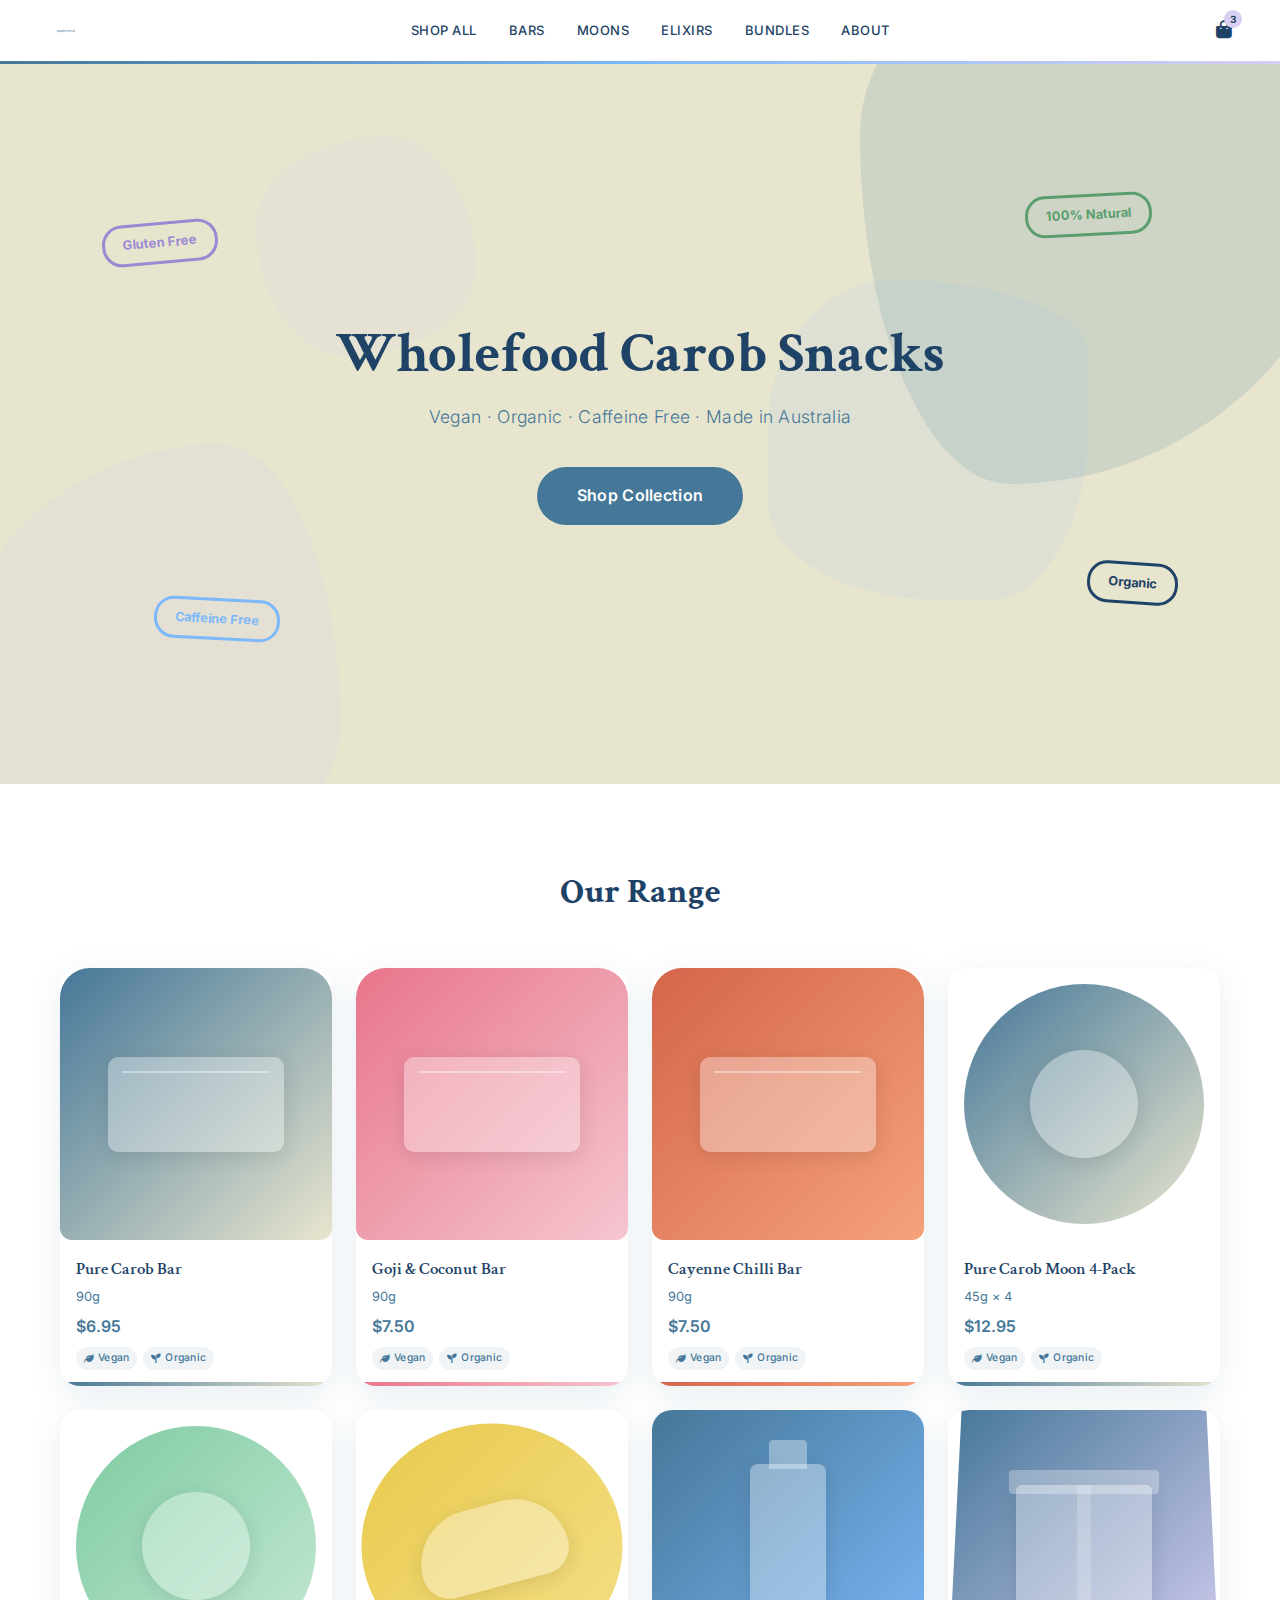
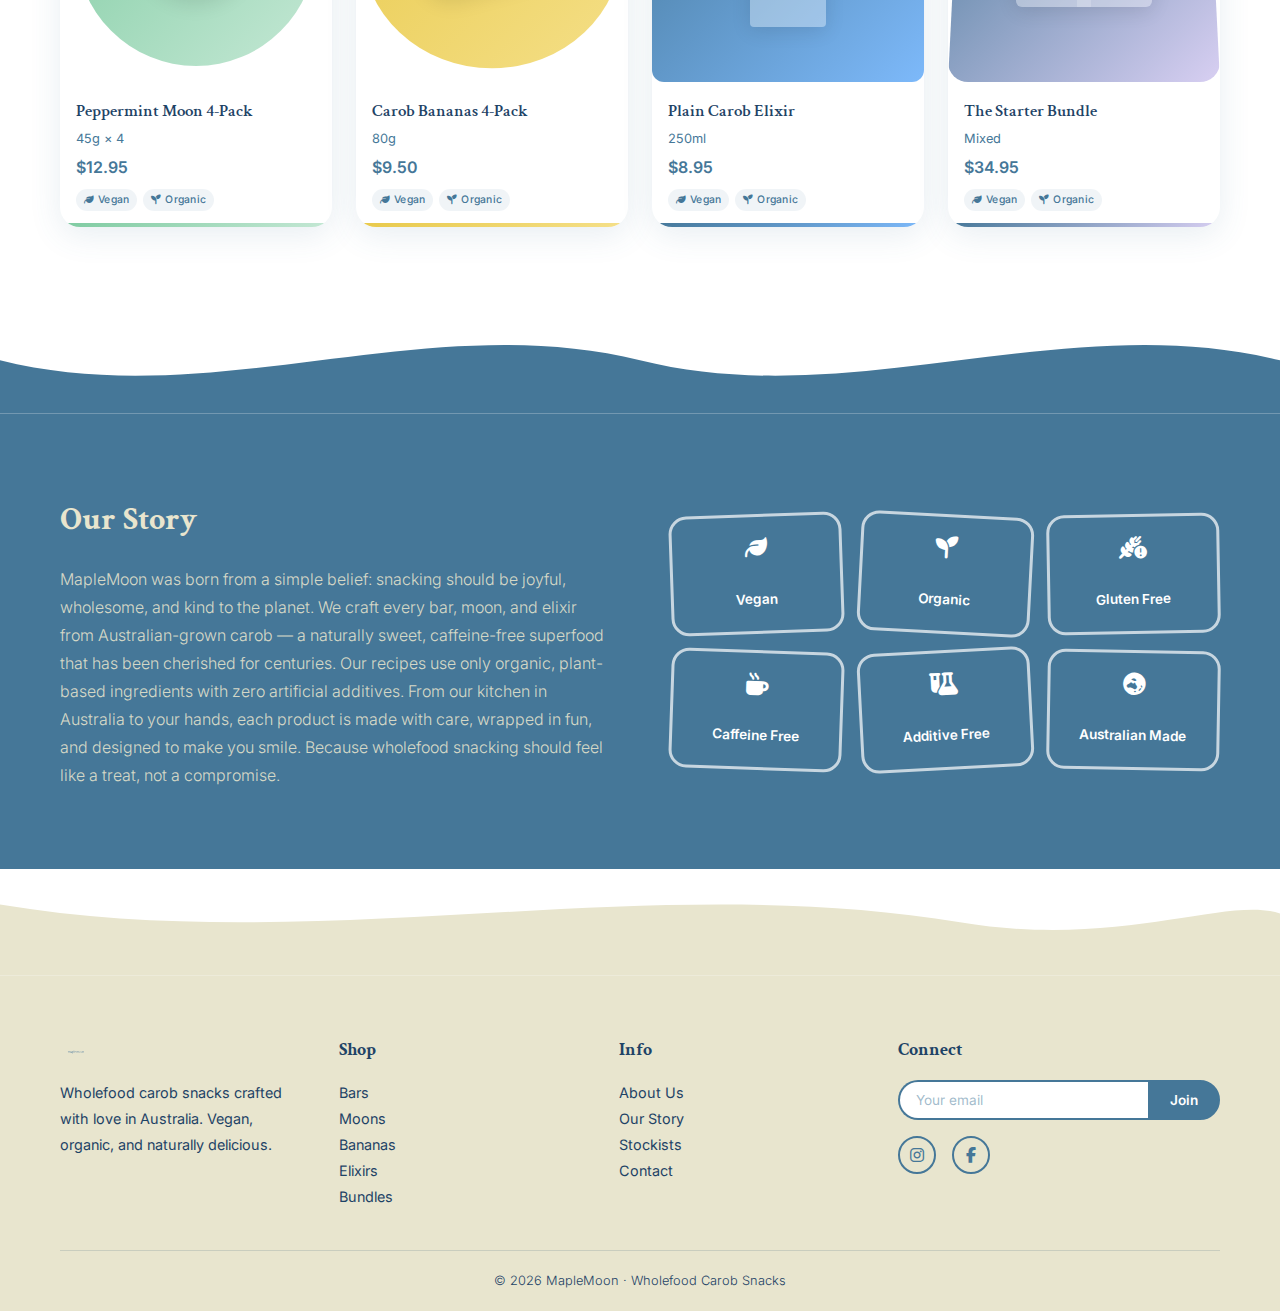
<file: mockups/shapes.html>
<!DOCTYPE html>
<html lang="en">
<head>
    <meta charset="UTF-8">
    <meta name="viewport" content="width=device-width, initial-scale=1">
    <title>MapleMoon — Shapes Theme Preview</title>
    <link rel="stylesheet" href="shared.css">
    <link rel="stylesheet" href="https://cdnjs.cloudflare.com/ajax/libs/font-awesome/6.4.0/css/all.min.css">
    <style>
        /* ── Shapes Theme — Playful & Fun ── */
        html { scroll-behavior: smooth; }

        /* ── Navigation ── */
        .nav {
            position: sticky;
            top: 0;
            z-index: 1000;
            background: var(--mm-white);
            display: flex;
            align-items: center;
            justify-content: space-between;
            padding: 0 48px;
            height: 64px;
            border-bottom: 3px solid transparent;
            border-image: linear-gradient(90deg, var(--mm-deep-blue), var(--mm-light-blue), var(--mm-lilac)) 1;
            transition: box-shadow 0.3s ease;
        }
        .nav.scrolled {
            box-shadow: 0 2px 12px rgba(0,0,0,0.1);
        }
        .nav-logo img {
            height: 36px;
            filter: brightness(0) saturate(100%) invert(42%) sepia(15%) saturate(1200%) hue-rotate(164deg);
        }
        .nav-links {
            display: flex;
            gap: 32px;
        }
        .nav-links a {
            font-family: var(--font-body);
            font-weight: 500;
            font-size: 13px;
            text-transform: uppercase;
            letter-spacing: 0.5px;
            color: var(--mm-dark-blue);
            transition: color 0.2s;
            position: relative;
        }
        .nav-links a::after {
            content: '';
            position: absolute;
            bottom: -4px;
            left: 0;
            width: 0;
            height: 3px;
            border-radius: 2px;
            background: linear-gradient(90deg, var(--mm-deep-blue), var(--mm-lilac));
            transition: width 0.3s ease;
        }
        .nav-links a:hover::after {
            width: 100%;
        }
        .nav-links a:hover {
            color: var(--mm-deep-blue);
        }
        .nav-cart {
            font-size: 18px;
            color: var(--mm-dark-blue);
            cursor: pointer;
            position: relative;
            transition: transform 0.2s;
        }
        .nav-cart:hover {
            transform: scale(1.15);
        }
        .nav-cart .cart-count {
            position: absolute;
            top: -6px;
            right: -10px;
            background: var(--mm-lilac);
            color: var(--mm-dark-blue);
            font-size: 10px;
            font-weight: 700;
            width: 18px;
            height: 18px;
            border-radius: 50%;
            display: flex;
            align-items: center;
            justify-content: center;
        }

        /* ── Hero Section ── */
        .hero {
            position: relative;
            min-height: 80vh;
            background: var(--mm-cream);
            display: flex;
            align-items: center;
            justify-content: center;
            overflow: hidden;
            padding: 80px 60px;
        }

        /* Floating blob shapes */
        .blob {
            position: absolute;
            border-radius: 30% 70% 70% 30% / 30% 30% 70% 70%;
            z-index: 0;
            animation: blob-float 12s ease-in-out infinite;
        }
        .blob-1 {
            width: 500px;
            height: 500px;
            background: rgba(69, 119, 152, 0.15);
            top: -80px;
            right: -80px;
            animation-delay: 0s;
        }
        .blob-2 {
            width: 400px;
            height: 400px;
            background: rgba(216, 207, 242, 0.20);
            bottom: -60px;
            left: -60px;
            border-radius: 70% 30% 30% 70% / 70% 70% 30% 30%;
            animation-delay: -4s;
        }
        .blob-3 {
            width: 320px;
            height: 320px;
            background: rgba(125, 185, 250, 0.10);
            top: 30%;
            right: 15%;
            border-radius: 50% 80% 40% 70% / 60% 30% 70% 40%;
            animation-delay: -8s;
        }
        .blob-4 {
            width: 220px;
            height: 220px;
            background: rgba(216, 207, 242, 0.15);
            top: 10%;
            left: 20%;
            border-radius: 60% 40% 60% 40% / 40% 60% 40% 60%;
            animation-delay: -6s;
        }

        @keyframes blob-float {
            0%, 100% { transform: translate(0, 0) rotate(0deg) scale(1); }
            25% { transform: translate(15px, -20px) rotate(5deg) scale(1.03); }
            50% { transform: translate(-10px, 15px) rotate(-3deg) scale(0.97); }
            75% { transform: translate(20px, 10px) rotate(4deg) scale(1.02); }
        }

        .hero-content {
            position: relative;
            z-index: 1;
            text-align: center;
            max-width: 700px;
        }
        .hero-content h1 {
            font-family: var(--font-heading);
            font-size: 3.5rem;
            font-weight: 700;
            color: var(--mm-dark-blue);
            line-height: 1.15;
            margin-bottom: 16px;
        }
        .hero-content .subtitle {
            font-family: var(--font-body);
            font-weight: 300;
            font-size: 1.1rem;
            color: var(--mm-deep-blue);
            margin-bottom: 36px;
            letter-spacing: 0.3px;
        }
        .hero-cta {
            display: inline-block;
            background: var(--mm-deep-blue);
            color: var(--mm-white);
            font-family: var(--font-body);
            font-weight: 600;
            font-size: 1rem;
            padding: 16px 40px;
            border-radius: 50px;
            border: none;
            cursor: pointer;
            transition: transform 0.25s ease, box-shadow 0.25s ease;
            letter-spacing: 0.3px;
        }
        .hero-cta:hover {
            transform: scale(1.05);
            box-shadow: 0 8px 30px rgba(69, 119, 152, 0.35);
        }

        /* Sticker badges */
        .sticker-badges {
            position: absolute;
            z-index: 1;
            top: 0;
            left: 0;
            right: 0;
            bottom: 0;
            pointer-events: none;
        }
        .sticker {
            display: inline-block;
            padding: 8px 18px;
            border: 3px solid currentColor;
            border-radius: 20px;
            font-family: var(--font-body);
            font-weight: 700;
            font-size: 0.8rem;
            position: absolute;
            white-space: nowrap;
            animation: sticker-bob 4s ease-in-out infinite;
        }
        .sticker-natural {
            color: #5A9E6F;
            top: 18%;
            right: 10%;
            transform: rotate(-3deg);
            animation-delay: 0s;
        }
        .sticker-organic {
            color: var(--mm-dark-blue);
            bottom: 25%;
            right: 8%;
            transform: rotate(4deg);
            animation-delay: -1s;
        }
        .sticker-gluten {
            color: #9B89D4;
            top: 22%;
            left: 8%;
            transform: rotate(-5deg);
            animation-delay: -2s;
        }
        .sticker-caffeine {
            color: var(--mm-light-blue);
            bottom: 20%;
            left: 12%;
            transform: rotate(3deg);
            animation-delay: -3s;
        }

        @keyframes sticker-bob {
            0%, 100% { transform: translateY(0) rotate(var(--r, -3deg)); }
            50% { transform: translateY(-8px) rotate(var(--r, -3deg)); }
        }
        .sticker-natural { --r: -3deg; }
        .sticker-organic { --r: 4deg; }
        .sticker-gluten { --r: -5deg; }
        .sticker-caffeine { --r: 3deg; }

        /* ── Product Grid Section ── */
        .products-section {
            padding: 80px 60px;
            background: var(--mm-white);
        }
        .products-section h2 {
            font-family: var(--font-heading);
            font-size: 2.2rem;
            font-weight: 700;
            color: var(--mm-dark-blue);
            text-align: center;
            margin-bottom: 48px;
        }
        .product-grid-4 {
            display: grid;
            grid-template-columns: repeat(4, 1fr);
            gap: 24px;
            max-width: 1280px;
            margin: 0 auto;
        }

        /* Product Card — Shapes theme */
        .product-card {
            background: var(--mm-white);
            border-radius: 20px;
            box-shadow: 0 8px 32px rgba(69,119,152,0.12);
            overflow: hidden;
            position: relative;
            transition: transform 0.3s ease, box-shadow 0.3s ease;
            cursor: pointer;
        }
        .product-card:hover {
            transform: translateY(-6px);
            box-shadow: 0 16px 48px rgba(69,119,152,0.18);
        }

        /* Shape masks for Shapes theme */
        .product-card .product-image.shape-bar {
            border-radius: 30px 30px 12px 12px;
        }
        .product-card .product-image.shape-moon {
            border-radius: 50%;
            margin: 16px auto;
            width: calc(100% - 32px);
        }
        .product-card .product-image.shape-banana {
            clip-path: ellipse(48% 45% at 50% 50%);
        }
        .product-card .product-image.shape-elixir {
            border-radius: 12px;
        }
        .product-card .product-image.shape-bundle {
            border-radius: 20px;
            clip-path: polygon(5% 0, 95% 0, 100% 100%, 0% 100%);
        }

        .product-info {
            padding: 16px;
        }
        .product-info .product-name {
            font-family: var(--font-heading);
            font-weight: 600;
            font-size: 1.05rem;
            color: var(--mm-dark-blue);
            margin-bottom: 4px;
        }
        .product-info .product-weight {
            font-family: var(--font-body);
            font-weight: 400;
            font-size: 0.8rem;
            color: var(--mm-deep-blue);
            margin-bottom: 6px;
        }
        .product-info .product-price {
            font-family: var(--font-body);
            font-weight: 600;
            font-size: 1rem;
            color: var(--mm-deep-blue);
        }

        /* Flavor bar */
        .flavor-bar {
            height: 4px;
            width: 100%;
            position: absolute;
            bottom: 0;
            left: 0;
        }

        /* Quick buy button — slides up on hover */
        .quick-buy {
            position: absolute;
            bottom: 0;
            left: 0;
            right: 0;
            background: var(--mm-deep-blue);
            color: var(--mm-white);
            font-family: var(--font-body);
            font-weight: 600;
            font-size: 0.85rem;
            text-align: center;
            padding: 14px;
            border: none;
            cursor: pointer;
            border-radius: 0 0 20px 20px;
            transform: translateY(100%);
            transition: transform 0.3s ease;
            z-index: 2;
            letter-spacing: 0.3px;
        }
        .product-card:hover .quick-buy {
            transform: translateY(0);
        }
        .quick-buy:hover {
            background: var(--mm-dark-blue);
        }

        /* ── Brand Story Section ── */
        .wave-divider {
            display: block;
            width: 100%;
            line-height: 0;
        }
        .wave-divider svg {
            display: block;
            width: 100%;
        }

        .brand-story {
            background: var(--mm-deep-blue);
            color: var(--mm-cream);
            padding: 80px 60px;
        }
        .brand-story-inner {
            display: flex;
            gap: 60px;
            max-width: 1200px;
            margin: 0 auto;
            align-items: center;
        }
        .brand-story-text {
            flex: 1;
        }
        .brand-story-text h2 {
            font-family: var(--font-heading);
            font-size: 2rem;
            font-weight: 700;
            margin-bottom: 20px;
            color: var(--mm-cream);
        }
        .brand-story-text p {
            font-family: var(--font-body);
            font-weight: 300;
            font-size: 1rem;
            line-height: 1.75;
            color: rgba(232, 229, 206, 0.9);
        }
        .brand-certs {
            flex: 1;
            display: grid;
            grid-template-columns: repeat(3, 1fr);
            gap: 16px;
        }
        .brand-cert-sticker {
            display: flex;
            align-items: center;
            justify-content: center;
            text-align: center;
            padding: 20px 12px;
            border: 3px solid rgba(255,255,255,0.7);
            border-radius: 18px;
            font-family: var(--font-body);
            font-weight: 600;
            font-size: 0.85rem;
            color: var(--mm-white);
            transition: transform 0.3s ease, border-color 0.3s ease;
            cursor: default;
        }
        .brand-cert-sticker:nth-child(1) { transform: rotate(-2deg); }
        .brand-cert-sticker:nth-child(2) { transform: rotate(3deg); }
        .brand-cert-sticker:nth-child(3) { transform: rotate(-1deg); }
        .brand-cert-sticker:nth-child(4) { transform: rotate(2deg); }
        .brand-cert-sticker:nth-child(5) { transform: rotate(-3deg); }
        .brand-cert-sticker:nth-child(6) { transform: rotate(1deg); }
        .brand-cert-sticker:hover {
            transform: rotate(0deg) scale(1.08);
            border-color: var(--mm-white);
        }
        .brand-cert-sticker i {
            display: block;
            font-size: 1.4rem;
            margin-bottom: 8px;
        }

        /* ── Footer ── */
        .footer {
            background: var(--mm-cream);
            padding: 60px 60px 0;
        }
        .footer-grid {
            display: grid;
            grid-template-columns: repeat(4, 1fr);
            gap: 40px;
            max-width: 1200px;
            margin: 0 auto;
            padding-bottom: 40px;
        }
        .footer-col h4 {
            font-family: var(--font-heading);
            font-weight: 700;
            font-size: 1.1rem;
            color: var(--mm-dark-blue);
            margin-bottom: 16px;
        }
        .footer-col p,
        .footer-col a {
            font-family: var(--font-body);
            font-weight: 400;
            font-size: 0.9rem;
            color: var(--mm-dark-blue);
            line-height: 1.8;
            display: block;
            transition: color 0.2s;
        }
        .footer-col a:hover {
            color: var(--mm-deep-blue);
        }
        .footer-col .footer-logo {
            height: 32px;
            margin-bottom: 12px;
            filter: brightness(0) saturate(100%) invert(42%) sepia(15%) saturate(1200%) hue-rotate(164deg);
        }
        .footer-newsletter {
            display: flex;
            gap: 0;
            margin-top: 12px;
        }
        .footer-newsletter input {
            flex: 1;
            padding: 10px 16px;
            border: 2px solid var(--mm-deep-blue);
            border-right: none;
            border-radius: 50px 0 0 50px;
            font-family: var(--font-body);
            font-size: 0.85rem;
            background: var(--mm-white);
            color: var(--mm-dark-blue);
            outline: none;
        }
        .footer-newsletter input::placeholder {
            color: rgba(69, 119, 152, 0.5);
        }
        .footer-newsletter input:focus {
            border-color: var(--mm-light-blue);
        }
        .footer-newsletter button {
            padding: 10px 20px;
            background: var(--mm-deep-blue);
            color: var(--mm-white);
            border: 2px solid var(--mm-deep-blue);
            border-radius: 0 50px 50px 0;
            font-family: var(--font-body);
            font-weight: 600;
            font-size: 0.85rem;
            cursor: pointer;
            transition: background 0.2s;
        }
        .footer-newsletter button:hover {
            background: var(--mm-dark-blue);
            border-color: var(--mm-dark-blue);
        }
        .footer-social {
            display: flex;
            gap: 16px;
            margin-top: 16px;
        }
        .footer-social a {
            width: 38px;
            height: 38px;
            border-radius: 50%;
            border: 2px solid var(--mm-deep-blue);
            display: flex;
            align-items: center;
            justify-content: center;
            font-size: 16px;
            color: var(--mm-deep-blue);
            transition: background 0.2s, color 0.2s;
        }
        .footer-social a:hover {
            background: var(--mm-deep-blue);
            color: var(--mm-white);
        }

        .footer-bottom {
            border-top: 1px solid rgba(30, 67, 102, 0.15);
            text-align: center;
            padding: 20px 0;
            font-family: var(--font-body);
            font-weight: 300;
            font-size: 0.8rem;
            color: var(--mm-dark-blue);
        }

        /* ── Responsive adjustments ── */
        @media (max-width: 1024px) {
            .hero { padding: 60px 32px; }
            .hero-content h1 { font-size: 2.6rem; }
            .sticker-badges { display: none; }
            .products-section { padding: 60px 32px; }
            .brand-story { padding: 60px 32px; }
            .brand-story-inner { flex-direction: column; gap: 40px; }
            .brand-certs { grid-template-columns: repeat(3, 1fr); }
            .footer { padding: 40px 32px 0; }
        }
        @media (max-width: 768px) {
            .nav { padding: 0 20px; }
            .nav-links { display: none; }
            .hero-content h1 { font-size: 2.2rem; }
            .brand-certs { grid-template-columns: repeat(2, 1fr); }
        }
        @media (max-width: 480px) {
            .hero-content h1 { font-size: 1.8rem; }
            .hero-content .subtitle { font-size: 0.95rem; }
            .brand-certs { grid-template-columns: repeat(2, 1fr); }
        }
    </style>
</head>
<body>

<!-- ═══════════════════════════ NAVIGATION ═══════════════════════════ -->
<nav class="nav" id="mainNav">
    <a href="#" class="nav-logo">
        <img src="../assets/maplemoon-logo.svg" alt="MapleMoon" style="height:36px; filter: brightness(0) saturate(100%) invert(42%) sepia(15%) saturate(1200%) hue-rotate(164deg);">
    </a>
    <div class="nav-links">
        <a href="#">Shop All</a>
        <a href="#">Bars</a>
        <a href="#">Moons</a>
        <a href="#">Elixirs</a>
        <a href="#">Bundles</a>
        <a href="#">About</a>
    </div>
    <div class="nav-cart">
        <i class="fas fa-shopping-bag"></i>
        <span class="cart-count">3</span>
    </div>
</nav>

<!-- ═══════════════════════════ HERO SECTION ═══════════════════════════ -->
<section class="hero">
    <!-- Floating blobs -->
    <div class="blob blob-1"></div>
    <div class="blob blob-2"></div>
    <div class="blob blob-3"></div>
    <div class="blob blob-4"></div>

    <!-- Sticker badges -->
    <div class="sticker-badges">
        <span class="sticker sticker-natural">100% Natural</span>
        <span class="sticker sticker-organic">Organic</span>
        <span class="sticker sticker-gluten">Gluten Free</span>
        <span class="sticker sticker-caffeine">Caffeine Free</span>
    </div>

    <!-- Hero content -->
    <div class="hero-content">
        <h1>Wholefood Carob Snacks</h1>
        <p class="subtitle">Vegan &middot; Organic &middot; Caffeine Free &middot; Made in Australia</p>
        <a href="#products" class="hero-cta">Shop Collection</a>
    </div>
</section>

<!-- ═══════════════════════════ PRODUCT GRID ═══════════════════════════ -->
<section class="products-section" id="products">
    <h2>Our Range</h2>
    <div class="product-grid-4">

        <!-- 1. Pure Carob Bar -->
        <div class="product-card">
            <div class="product-image shape-bar" style="background: var(--flavor-pure-carob);">
                <div class="silhouette-bar"></div>
            </div>
            <div class="product-info">
                <div class="product-name">Pure Carob Bar</div>
                <div class="product-weight">90g</div>
                <div class="product-price">$6.95</div>
                <div class="cert-row">
                    <span class="cert-badge"><i class="fas fa-leaf"></i> Vegan</span>
                    <span class="cert-badge"><i class="fas fa-seedling"></i> Organic</span>
                </div>
            </div>
            <div class="flavor-bar" style="background: var(--flavor-pure-carob);"></div>
            <button class="quick-buy">Add to Cart</button>
        </div>

        <!-- 2. Goji & Coconut Bar -->
        <div class="product-card">
            <div class="product-image shape-bar" style="background: var(--flavor-goji);">
                <div class="silhouette-bar"></div>
            </div>
            <div class="product-info">
                <div class="product-name">Goji &amp; Coconut Bar</div>
                <div class="product-weight">90g</div>
                <div class="product-price">$7.50</div>
                <div class="cert-row">
                    <span class="cert-badge"><i class="fas fa-leaf"></i> Vegan</span>
                    <span class="cert-badge"><i class="fas fa-seedling"></i> Organic</span>
                </div>
            </div>
            <div class="flavor-bar" style="background: var(--flavor-goji);"></div>
            <button class="quick-buy">Add to Cart</button>
        </div>

        <!-- 3. Cayenne Chilli Bar -->
        <div class="product-card">
            <div class="product-image shape-bar" style="background: var(--flavor-cayenne);">
                <div class="silhouette-bar"></div>
            </div>
            <div class="product-info">
                <div class="product-name">Cayenne Chilli Bar</div>
                <div class="product-weight">90g</div>
                <div class="product-price">$7.50</div>
                <div class="cert-row">
                    <span class="cert-badge"><i class="fas fa-leaf"></i> Vegan</span>
                    <span class="cert-badge"><i class="fas fa-seedling"></i> Organic</span>
                </div>
            </div>
            <div class="flavor-bar" style="background: var(--flavor-cayenne);"></div>
            <button class="quick-buy">Add to Cart</button>
        </div>

        <!-- 4. Pure Carob Moon 4-Pack -->
        <div class="product-card">
            <div class="product-image shape-moon" style="background: var(--flavor-pure-carob);">
                <div class="silhouette-moon"></div>
            </div>
            <div class="product-info">
                <div class="product-name">Pure Carob Moon 4-Pack</div>
                <div class="product-weight">45g &times; 4</div>
                <div class="product-price">$12.95</div>
                <div class="cert-row">
                    <span class="cert-badge"><i class="fas fa-leaf"></i> Vegan</span>
                    <span class="cert-badge"><i class="fas fa-seedling"></i> Organic</span>
                </div>
            </div>
            <div class="flavor-bar" style="background: var(--flavor-pure-carob);"></div>
            <button class="quick-buy">Add to Cart</button>
        </div>

        <!-- 5. Peppermint Moon 4-Pack -->
        <div class="product-card">
            <div class="product-image shape-moon" style="background: var(--flavor-peppermint);">
                <div class="silhouette-moon"></div>
            </div>
            <div class="product-info">
                <div class="product-name">Peppermint Moon 4-Pack</div>
                <div class="product-weight">45g &times; 4</div>
                <div class="product-price">$12.95</div>
                <div class="cert-row">
                    <span class="cert-badge"><i class="fas fa-leaf"></i> Vegan</span>
                    <span class="cert-badge"><i class="fas fa-seedling"></i> Organic</span>
                </div>
            </div>
            <div class="flavor-bar" style="background: var(--flavor-peppermint);"></div>
            <button class="quick-buy">Add to Cart</button>
        </div>

        <!-- 6. Carob Bananas 4-Pack -->
        <div class="product-card">
            <div class="product-image shape-banana" style="background: var(--flavor-banana);">
                <div class="silhouette-banana"></div>
            </div>
            <div class="product-info">
                <div class="product-name">Carob Bananas 4-Pack</div>
                <div class="product-weight">80g</div>
                <div class="product-price">$9.50</div>
                <div class="cert-row">
                    <span class="cert-badge"><i class="fas fa-leaf"></i> Vegan</span>
                    <span class="cert-badge"><i class="fas fa-seedling"></i> Organic</span>
                </div>
            </div>
            <div class="flavor-bar" style="background: var(--flavor-banana);"></div>
            <button class="quick-buy">Add to Cart</button>
        </div>

        <!-- 7. Plain Carob Elixir -->
        <div class="product-card">
            <div class="product-image shape-elixir" style="background: var(--flavor-elixir-plain);">
                <div class="silhouette-elixir"></div>
            </div>
            <div class="product-info">
                <div class="product-name">Plain Carob Elixir</div>
                <div class="product-weight">250ml</div>
                <div class="product-price">$8.95</div>
                <div class="cert-row">
                    <span class="cert-badge"><i class="fas fa-leaf"></i> Vegan</span>
                    <span class="cert-badge"><i class="fas fa-seedling"></i> Organic</span>
                </div>
            </div>
            <div class="flavor-bar" style="background: var(--flavor-elixir-plain);"></div>
            <button class="quick-buy">Add to Cart</button>
        </div>

        <!-- 8. The Starter Bundle -->
        <div class="product-card">
            <div class="product-image shape-bundle" style="background: var(--flavor-bundle);">
                <div class="silhouette-bundle"></div>
            </div>
            <div class="product-info">
                <div class="product-name">The Starter Bundle</div>
                <div class="product-weight">Mixed</div>
                <div class="product-price">$34.95</div>
                <div class="cert-row">
                    <span class="cert-badge"><i class="fas fa-leaf"></i> Vegan</span>
                    <span class="cert-badge"><i class="fas fa-seedling"></i> Organic</span>
                </div>
            </div>
            <div class="flavor-bar" style="background: var(--flavor-bundle);"></div>
            <button class="quick-buy">Add to Cart</button>
        </div>

    </div>
</section>

<!-- ═══════════════════════════ BRAND STORY ═══════════════════════════ -->
<!-- Wave divider: white → deep blue -->
<div class="wave-divider">
    <svg viewBox="0 0 1440 120" preserveAspectRatio="none" xmlns="http://www.w3.org/2000/svg">
        <path d="M0,60 C240,120 480,0 720,60 C960,120 1200,0 1440,60 L1440,120 L0,120 Z" fill="#457798"/>
    </svg>
</div>

<section class="brand-story">
    <div class="brand-story-inner">
        <div class="brand-story-text">
            <h2>Our Story</h2>
            <p>
                MapleMoon was born from a simple belief: snacking should be joyful, wholesome, and kind to the planet.
                We craft every bar, moon, and elixir from Australian-grown carob &mdash; a naturally sweet, caffeine-free
                superfood that has been cherished for centuries. Our recipes use only organic, plant-based ingredients
                with zero artificial additives. From our kitchen in Australia to your hands, each product is made
                with care, wrapped in fun, and designed to make you smile. Because wholefood snacking should feel
                like a treat, not a compromise.
            </p>
        </div>
        <div class="brand-certs">
            <div class="brand-cert-sticker">
                <div><i class="fas fa-leaf"></i><br>Vegan</div>
            </div>
            <div class="brand-cert-sticker">
                <div><i class="fas fa-seedling"></i><br>Organic</div>
            </div>
            <div class="brand-cert-sticker">
                <div><i class="fas fa-wheat-awn-circle-exclamation"></i><br>Gluten Free</div>
            </div>
            <div class="brand-cert-sticker">
                <div><i class="fas fa-mug-hot"></i><br>Caffeine Free</div>
            </div>
            <div class="brand-cert-sticker">
                <div><i class="fas fa-flask-vial"></i><br>Additive Free</div>
            </div>
            <div class="brand-cert-sticker">
                <div><i class="fas fa-earth-oceania"></i><br>Australian Made</div>
            </div>
        </div>
    </div>
</section>

<!-- ═══════════════════════════ FOOTER ═══════════════════════════ -->
<!-- Wave divider: deep blue → cream -->
<div class="wave-divider">
    <svg viewBox="0 0 1440 120" preserveAspectRatio="none" xmlns="http://www.w3.org/2000/svg">
        <path d="M0,40 C360,100 720,0 1080,60 C1260,90 1380,30 1440,50 L1440,120 L0,120 Z" fill="#E8E5CE"/>
    </svg>
</div>

<footer class="footer">
    <div class="footer-grid">
        <!-- About -->
        <div class="footer-col">
            <img src="../assets/maplemoon-logo.svg" alt="MapleMoon" class="footer-logo">
            <p>Wholefood carob snacks crafted with love in Australia. Vegan, organic, and naturally delicious.</p>
        </div>

        <!-- Shop -->
        <div class="footer-col">
            <h4>Shop</h4>
            <a href="#">Bars</a>
            <a href="#">Moons</a>
            <a href="#">Bananas</a>
            <a href="#">Elixirs</a>
            <a href="#">Bundles</a>
        </div>

        <!-- Info -->
        <div class="footer-col">
            <h4>Info</h4>
            <a href="#">About Us</a>
            <a href="#">Our Story</a>
            <a href="#">Stockists</a>
            <a href="#">Contact</a>
        </div>

        <!-- Connect -->
        <div class="footer-col">
            <h4>Connect</h4>
            <div class="footer-newsletter">
                <input type="email" placeholder="Your email">
                <button>Join</button>
            </div>
            <div class="footer-social">
                <a href="#" aria-label="Instagram"><i class="fab fa-instagram"></i></a>
                <a href="#" aria-label="Facebook"><i class="fab fa-facebook-f"></i></a>
            </div>
        </div>
    </div>

    <div class="footer-bottom">
        &copy; 2026 MapleMoon &middot; Wholefood Carob Snacks
    </div>
</footer>

<!-- ═══════════════════════════ JAVASCRIPT ═══════════════════════════ -->
<script>
    // Sticky nav shadow on scroll
    const nav = document.getElementById('mainNav');
    window.addEventListener('scroll', function() {
        if (window.scrollY > 50) {
            nav.classList.add('scrolled');
        } else {
            nav.classList.remove('scrolled');
        }
    });
</script>

</body>
</html>
</file>
<file: mockups/shared.css>
/* MapleMoon Theme Mockups — Shared Foundation */
/* Imported by all 3 mockup pages for consistency */

@import url('https://fonts.googleapis.com/css2?family=Crimson+Text:ital,wght@0,400;0,600;0,700;1,400&family=Inter:wght@200;300;400;500;600;700&display=swap');

/* ── Brand Tokens ── */
:root {
    --mm-deep-blue: #457798;
    --mm-dark-blue: #1E4366;
    --mm-cream: #E8E5CE;
    --mm-light-blue: #7DB9FA;
    --mm-bright-blue: #62ABF9;
    --mm-lilac: #D8CFF2;
    --mm-white: #FFFFFF;

    /* Flavor Gradients */
    --flavor-pure-carob: linear-gradient(135deg, #457798, #E8E5CE);
    --flavor-goji: linear-gradient(135deg, #E8758A, #F5C6D0);
    --flavor-cayenne: linear-gradient(135deg, #D4654A, #F5A27A);
    --flavor-salted-almond: linear-gradient(135deg, #C4A97D, #E8DCC8);
    --flavor-peppermint: linear-gradient(135deg, #7ECBA1, #C5E8D5);
    --flavor-hazelnut: linear-gradient(135deg, #8B6B47, #C9A96E);
    --flavor-banana: linear-gradient(135deg, #E8C94A, #F5E08A);
    --flavor-elixir-plain: linear-gradient(135deg, #457798, #7DB9FA);
    --flavor-elixir-spiced: linear-gradient(135deg, #B8844A, #D4A76A);
    --flavor-bundle: linear-gradient(135deg, #457798, #D8CFF2);

    /* Typography */
    --font-heading: 'Crimson Text', Georgia, serif;
    --font-body: 'Inter', -apple-system, sans-serif;
}

/* ── Reset ── */
*, *::before, *::after { box-sizing: border-box; margin: 0; padding: 0; }
body { font-family: var(--font-body); color: #333; line-height: 1.6; -webkit-font-smoothing: antialiased; }
a { text-decoration: none; color: inherit; }
ul { list-style: none; }
img { max-width: 100%; display: block; }

/* ── Product Silhouettes ── */
/* Each product card has a .product-image wrapper with a flavor gradient and CSS shape inside */

.product-image {
    position: relative;
    width: 100%;
    aspect-ratio: 1;
    border-radius: 12px;
    overflow: hidden;
    display: flex;
    align-items: center;
    justify-content: center;
}

/* Bar silhouette: horizontal rounded rectangle */
/* Product image overlay (real photos) */
.product-image img {
    width: 75%;
    height: 75%;
    object-fit: contain;
    position: relative;
    z-index: 1;
    transition: transform 0.4s ease;
}
.product-image:hover img {
    transform: scale(1.05);
}

/* Bar silhouette: horizontal rounded rectangle */
.product-image .silhouette-bar {
    width: 65%;
    height: 35%;
    background: rgba(255,255,255,0.35);
    border-radius: 10px;
    box-shadow: 0 4px 20px rgba(0,0,0,0.1);
    position: relative;
}
.product-image .silhouette-bar::after {
    content: '';
    position: absolute;
    top: 15%;
    left: 8%;
    right: 8%;
    height: 2px;
    background: rgba(255,255,255,0.4);
    border-radius: 1px;
}

/* Moon silhouette: circle */
.product-image .silhouette-moon {
    width: 45%;
    height: 45%;
    background: rgba(255,255,255,0.35);
    border-radius: 50%;
    box-shadow: 0 4px 20px rgba(0,0,0,0.1);
}

/* Banana silhouette: curved shape */
.product-image .silhouette-banana {
    width: 55%;
    height: 30%;
    background: rgba(255,255,255,0.35);
    border-radius: 80px 80px 40px 40px;
    transform: rotate(-15deg);
    box-shadow: 0 4px 20px rgba(0,0,0,0.1);
}

/* Elixir silhouette: bottle */
.product-image .silhouette-elixir {
    width: 28%;
    height: 60%;
    background: rgba(255,255,255,0.35);
    border-radius: 8px 8px 4px 4px;
    position: relative;
    box-shadow: 0 4px 20px rgba(0,0,0,0.1);
}
.product-image .silhouette-elixir::before {
    content: '';
    position: absolute;
    top: -15%;
    left: 25%;
    width: 50%;
    height: 18%;
    background: rgba(255,255,255,0.35);
    border-radius: 4px 4px 0 0;
}

/* Bundle silhouette: gift box */
.product-image .silhouette-bundle {
    width: 50%;
    height: 45%;
    background: rgba(255,255,255,0.35);
    border-radius: 6px;
    position: relative;
    box-shadow: 0 4px 20px rgba(0,0,0,0.1);
}
.product-image .silhouette-bundle::before {
    content: '';
    position: absolute;
    top: -12%;
    left: -5%;
    right: -5%;
    height: 20%;
    background: rgba(255,255,255,0.3);
    border-radius: 4px;
}
.product-image .silhouette-bundle::after {
    content: '';
    position: absolute;
    top: 0;
    left: 45%;
    width: 10%;
    height: 100%;
    background: rgba(255,255,255,0.2);
}

/* ── Certification Badges ── */
.cert-row {
    display: flex;
    flex-wrap: wrap;
    gap: 6px;
    margin-top: 8px;
}

.cert-badge {
    display: inline-flex;
    align-items: center;
    gap: 4px;
    font-size: 0.65rem;
    font-weight: 500;
    letter-spacing: 0.02em;
    padding: 3px 8px;
    border-radius: 20px;
    background: rgba(69, 119, 152, 0.08);
    color: var(--mm-deep-blue);
}

.cert-badge i {
    font-size: 0.6rem;
}

/* ── Shared Utilities ── */
.visually-hidden {
    position: absolute;
    width: 1px;
    height: 1px;
    padding: 0;
    margin: -1px;
    overflow: hidden;
    clip: rect(0, 0, 0, 0);
    white-space: nowrap;
    border: 0;
}

/* ── Responsive ── */
@media (max-width: 1024px) {
    .product-grid-4 { grid-template-columns: repeat(2, 1fr) !important; }
    .product-grid-3 { grid-template-columns: repeat(2, 1fr) !important; }
    .product-grid-2 { grid-template-columns: 1fr !important; }
}

@media (max-width: 768px) {
    .product-grid-4,
    .product-grid-3,
    .product-grid-2 { grid-template-columns: 1fr !important; }

    .split-layout { flex-direction: column !important; }
    .footer-grid { grid-template-columns: repeat(2, 1fr) !important; }
}

@media (max-width: 480px) {
    .footer-grid { grid-template-columns: 1fr !important; }
}
</file>
